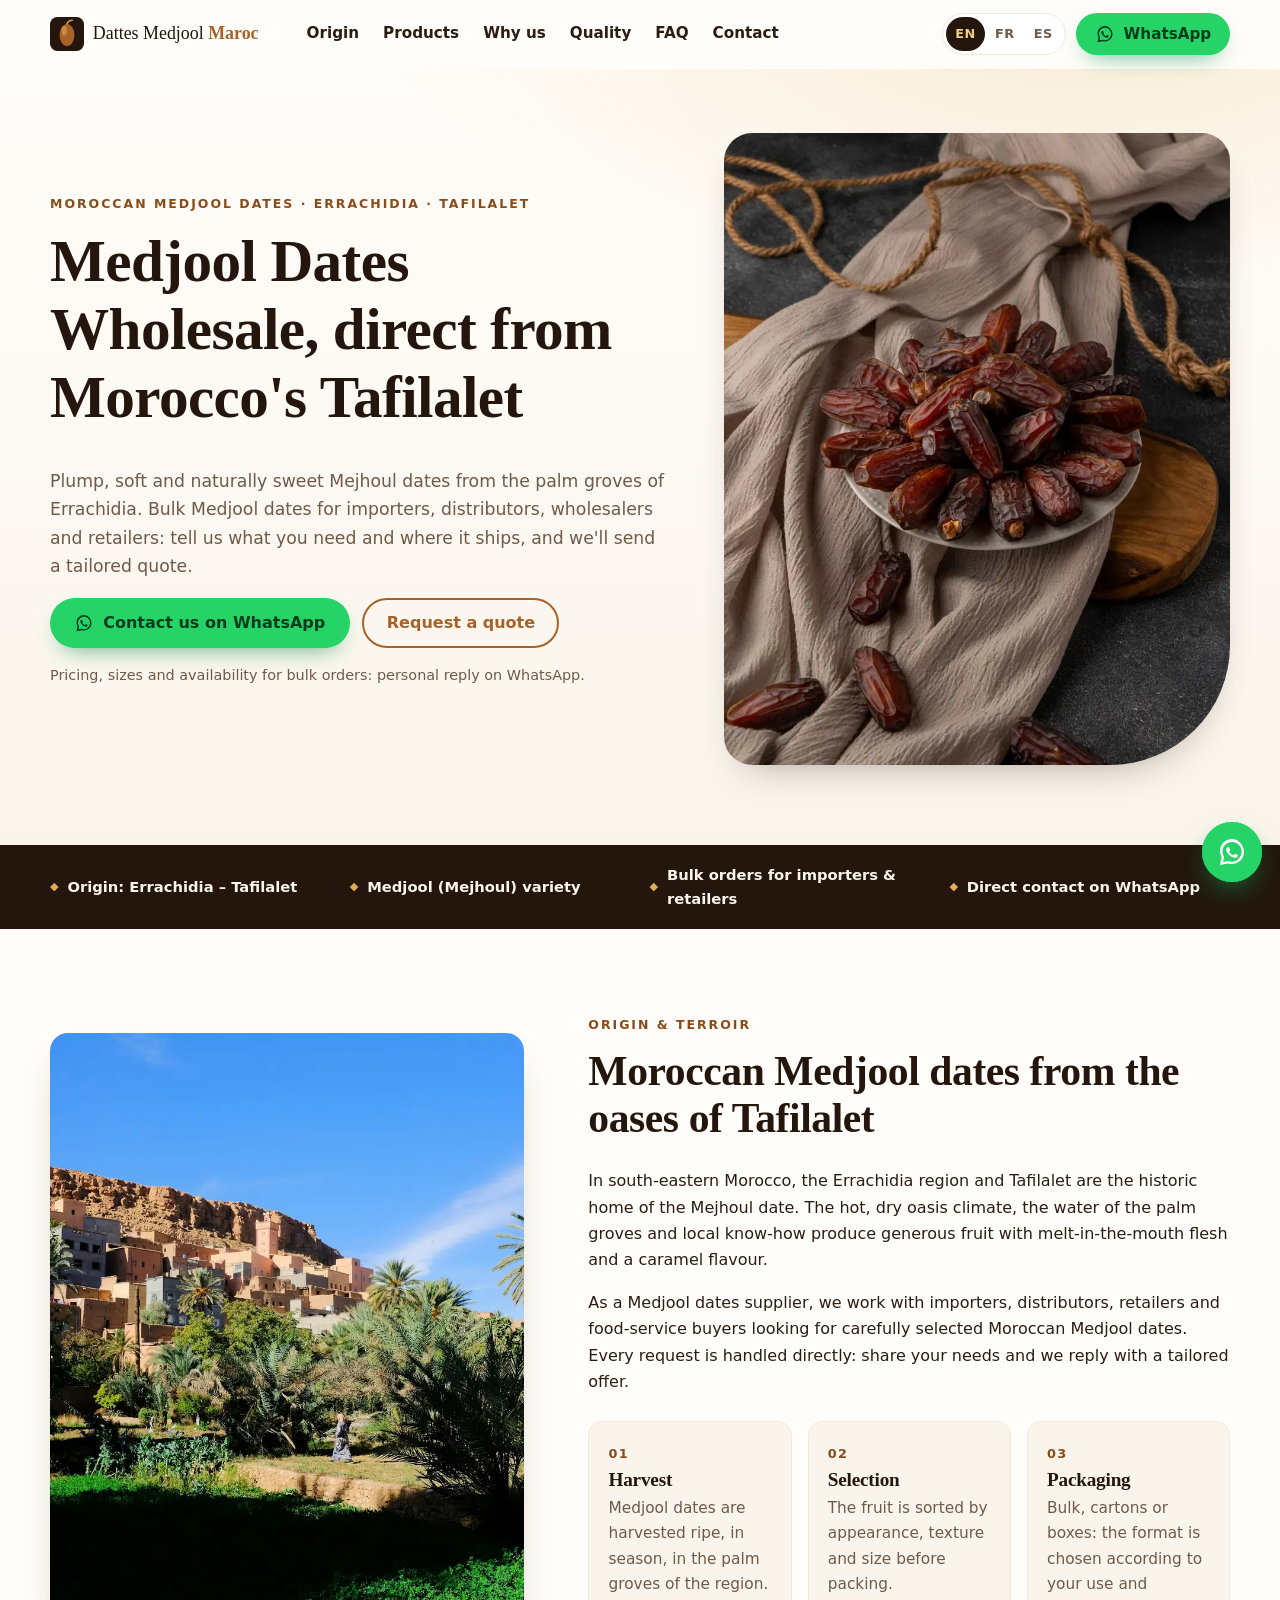
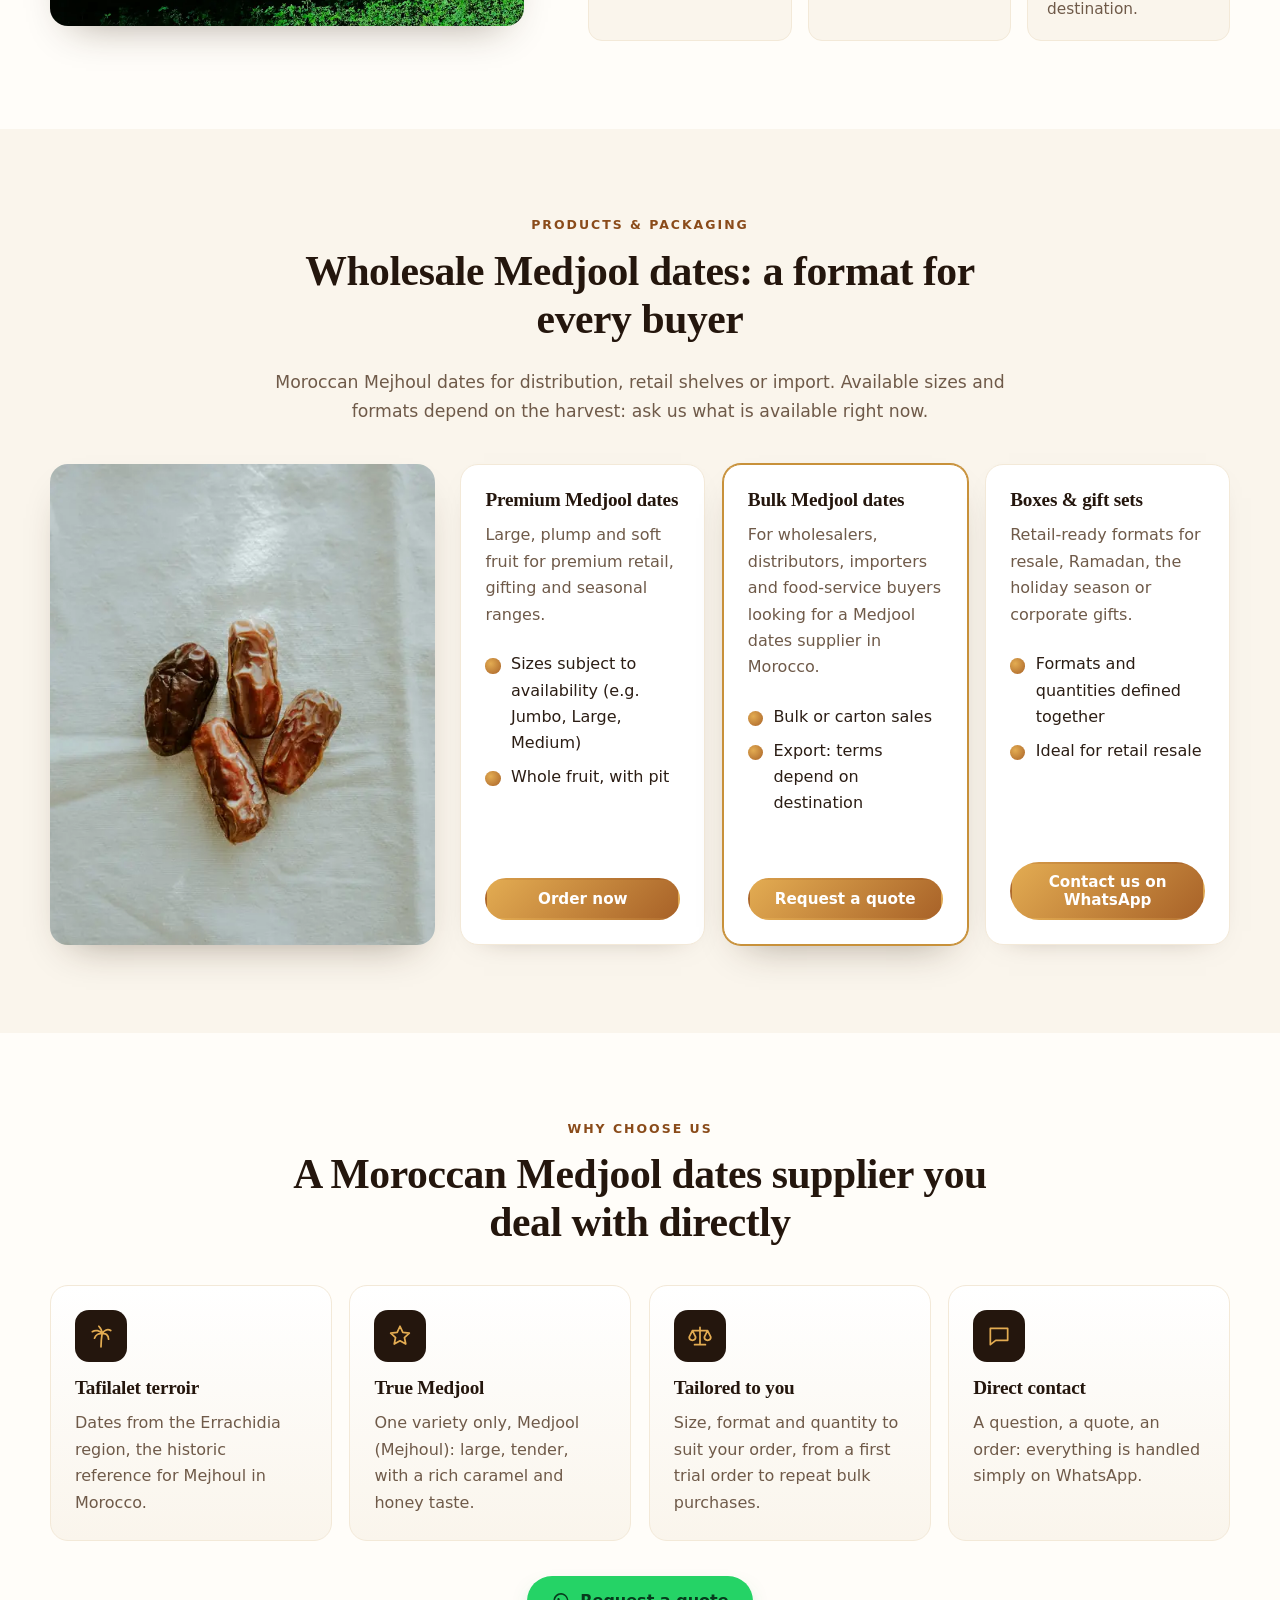
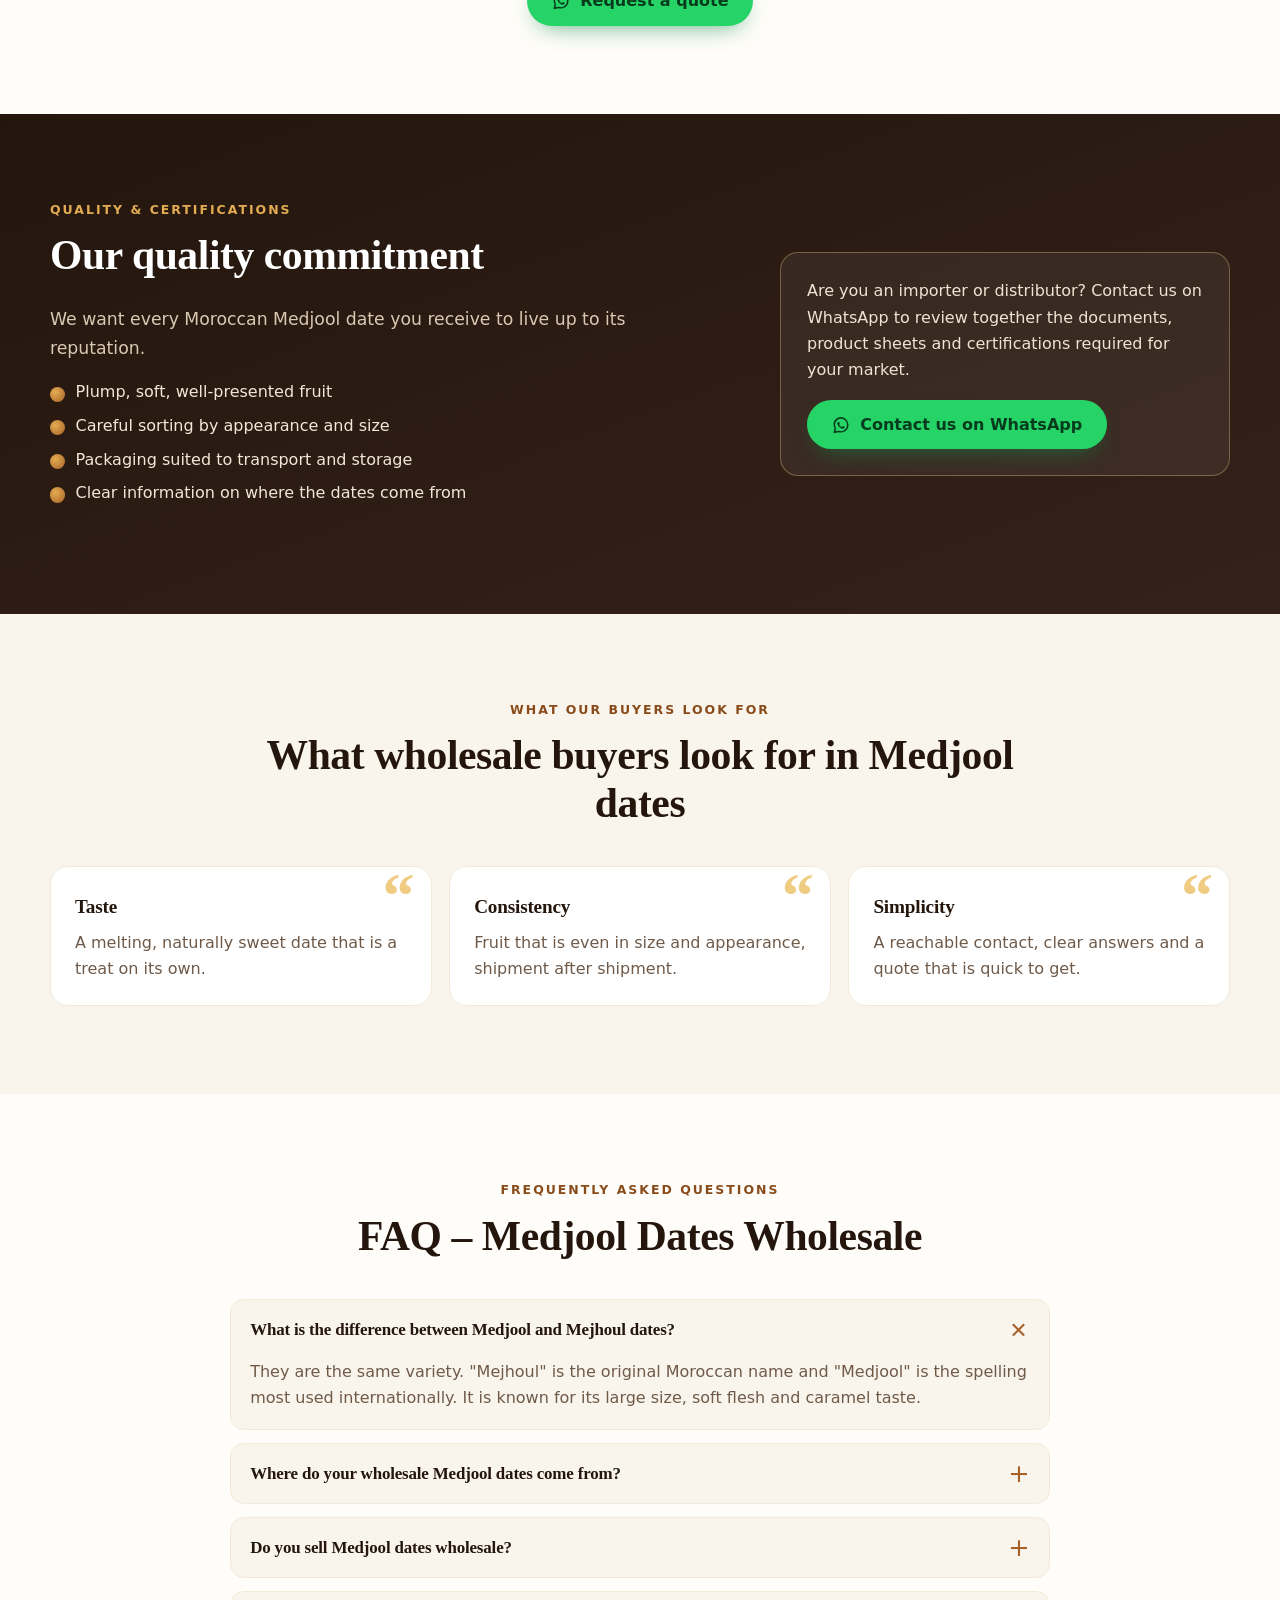
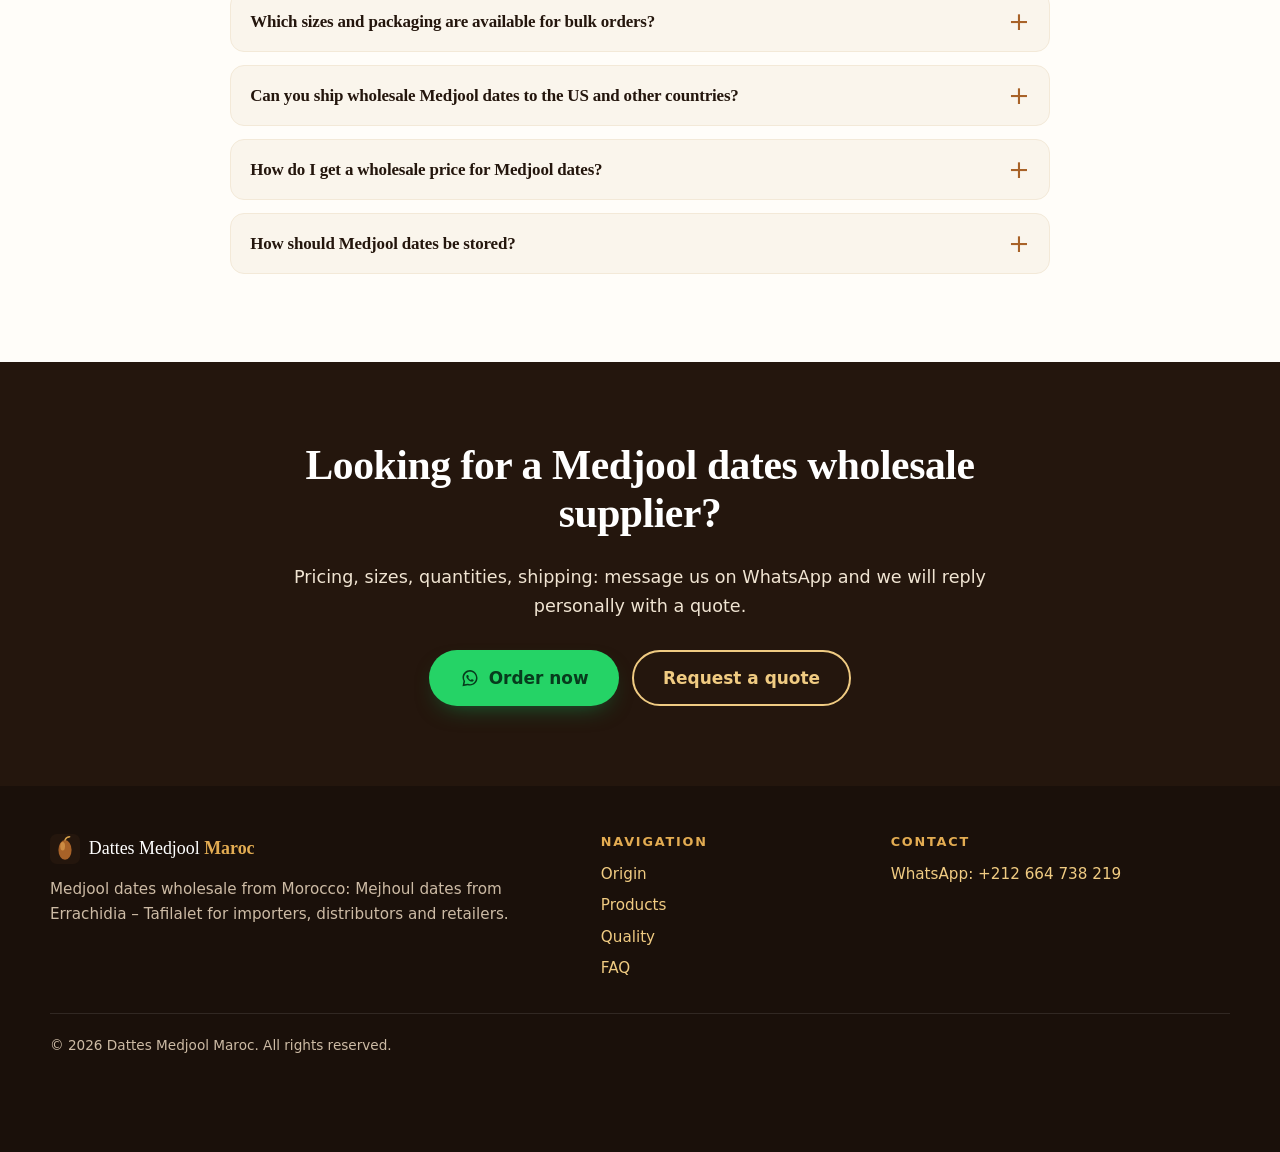
<file: index.html>
<!DOCTYPE html>
<html lang="en">
<head>
  <!-- ============================================================
       GOOGLE TAG MANAGER (HEAD) — à ajouter plus tard
       Collez ici le 1er extrait GTM (<script>…GTM-XXXXXXX…</script>),
       le plus haut possible dans <head>. Aucun suivi n'est installé pour l'instant.
       ============================================================ -->

  <meta charset="utf-8">
  <meta name="viewport" content="width=device-width, initial-scale=1">
  <title>Medjool Dates Wholesale | Bulk Moroccan Medjool Dates Supplier</title>
  <meta name="description" content="Medjool dates wholesale from Morocco (Errachidia – Tafilalet). Bulk Medjool dates for importers, distributors and retailers. Request a quote on WhatsApp.">
  <meta name="robots" content="index, follow, max-image-preview:large">
  <meta name="theme-color" content="#24160d">
  <!-- Domain is set in tools/build.py (SITE). EN = /, FR = /fr/, ES = /es/ -->
  <link rel="canonical" href="https://medjooldateswholesale.vercel.app/">
  <link rel="alternate" hreflang="en" href="https://medjooldateswholesale.vercel.app/">
  <link rel="alternate" hreflang="fr" href="https://medjooldateswholesale.vercel.app/fr/">
  <link rel="alternate" hreflang="es" href="https://medjooldateswholesale.vercel.app/es/">
  <link rel="alternate" hreflang="x-default" href="https://medjooldateswholesale.vercel.app/">

  <meta property="og:type" content="website">
  <meta property="og:site_name" content="Dattes Medjool Maroc">
  <meta property="og:url" content="https://medjooldateswholesale.vercel.app/">
  <meta property="og:title" content="Medjool Dates Wholesale – Moroccan Medjool Dates Supplier">
  <meta property="og:description" content="Wholesale Medjool dates from Errachidia – Tafilalet, Morocco, for importers, distributors and retailers. Request a quote on WhatsApp.">
  <meta property="og:locale" content="en_US">
  <meta property="og:locale:alternate" content="fr_FR">
  <meta property="og:locale:alternate" content="es_ES">
  <meta property="og:image" content="https://medjooldateswholesale.vercel.app/images/og-image.jpg">
  <meta property="og:image:width" content="1200">
  <meta property="og:image:height" content="630">
  <meta property="og:image:alt" content="Wholesale Moroccan Medjool dates on a plate over a linen cloth">
  <meta name="twitter:card" content="summary_large_image">
  <meta name="twitter:title" content="Medjool Dates Wholesale – Moroccan Medjool Dates Supplier">
  <meta name="twitter:description" content="Wholesale Medjool dates from Errachidia – Tafilalet, Morocco, for importers, distributors and retailers. Request a quote on WhatsApp.">
  <meta name="twitter:image" content="https://medjooldateswholesale.vercel.app/images/og-image.jpg">

  <link rel="icon" href="/favicon.svg" type="image/svg+xml">
  <link rel="apple-touch-icon" href="/images/apple-touch-icon.png">
  <link rel="preload" as="image" href="/images/dattes-medjool-maroc-800.webp" imagesrcset="/images/dattes-medjool-maroc-480.webp 480w, /images/dattes-medjool-maroc-800.webp 800w" imagesizes="(min-width: 900px) 42vw, 100vw" fetchpriority="high">
  <link rel="stylesheet" href="/css/style.css">

  <script type="application/ld+json" id="ld-org">
{
  "@context": "https://schema.org",
  "@graph": [
    {
      "@type": "Organization",
      "@id": "https://medjooldateswholesale.vercel.app/#organization",
      "name": "Dattes Medjool Maroc",
      "url": "https://medjooldateswholesale.vercel.app/",
      "logo": "https://medjooldateswholesale.vercel.app/images/apple-touch-icon.png",
      "image": "https://medjooldateswholesale.vercel.app/images/og-image.jpg",
      "telephone": "+212664738219",
      "contactPoint": {
        "@type": "ContactPoint",
        "telephone": "+212664738219",
        "contactType": "sales",
        "url": "https://wa.me/212664738219",
        "availableLanguage": [
          "English",
          "French",
          "Spanish"
        ]
      }
    },
    {
      "@type": "WebSite",
      "@id": "https://medjooldateswholesale.vercel.app/#website",
      "url": "https://medjooldateswholesale.vercel.app/",
      "name": "Dattes Medjool Maroc",
      "inLanguage": [
        "en",
        "fr",
        "es"
      ],
      "publisher": {
        "@id": "https://medjooldateswholesale.vercel.app/#organization"
      }
    }
  ]
}
  </script>
  <script type="application/ld+json" id="ld-faq">
{
  "@context": "https://schema.org",
  "@type": "FAQPage",
  "inLanguage": "en",
  "mainEntity": [
    {
      "@type": "Question",
      "name": "What is the difference between Medjool and Mejhoul dates?",
      "acceptedAnswer": {
        "@type": "Answer",
        "text": "They are the same variety. \"Mejhoul\" is the original Moroccan name and \"Medjool\" is the spelling most used internationally. It is known for its large size, soft flesh and caramel taste."
      }
    },
    {
      "@type": "Question",
      "name": "Where do your wholesale Medjool dates come from?",
      "acceptedAnswer": {
        "@type": "Answer",
        "text": "Our dates come from Morocco, from the Errachidia – Tafilalet region in the south-east of the country, the historic home of the Mejhoul date."
      }
    },
    {
      "@type": "Question",
      "name": "Do you sell Medjool dates wholesale?",
      "acceptedAnswer": {
        "@type": "Answer",
        "text": "Yes. We supply bulk Medjool dates to importers, distributors, wholesalers, retailers and food-service buyers, and we also handle smaller orders. Tell us the quantity and destination on WhatsApp to receive a quote."
      }
    },
    {
      "@type": "Question",
      "name": "Which sizes and packaging are available for bulk orders?",
      "acceptedAnswer": {
        "@type": "Answer",
        "text": "Sizes and formats (bulk, cartons, boxes, gift sets) depend on the harvest and on your needs. Message us on WhatsApp for current availability of wholesale Medjool dates."
      }
    },
    {
      "@type": "Question",
      "name": "Can you ship wholesale Medjool dates to the US and other countries?",
      "acceptedAnswer": {
        "@type": "Answer",
        "text": "Export requests, including to the United States, are reviewed case by case. Terms (documents, shipping, lead times) depend on the destination country: contact us on WhatsApp to discuss."
      }
    },
    {
      "@type": "Question",
      "name": "How do I get a wholesale price for Medjool dates?",
      "acceptedAnswer": {
        "@type": "Answer",
        "text": "Send us a WhatsApp message with the product, size, quantity and delivery city or country. We will reply with a personalised wholesale quote."
      }
    },
    {
      "@type": "Question",
      "name": "How should Medjool dates be stored?",
      "acceptedAnswer": {
        "@type": "Answer",
        "text": "Keep them in a cool, dry place away from light, in a closed container. In the fridge they stay soft for longer."
      }
    }
  ]
}
  </script>
</head>
<body>
  <!-- ============================================================
       GOOGLE TAG MANAGER (BODY / noscript) — à ajouter plus tard
       Collez ici le 2e extrait GTM (<noscript><iframe …GTM-XXXXXXX…></iframe></noscript>),
       juste après l'ouverture de <body>.
       Les liens WhatsApp portent data-cta="whatsapp" et data-cta-location="…"
       pour créer facilement des déclencheurs GTM (clic WhatsApp).
       ============================================================ -->

  <a class="skip" href="#main">Skip to content</a>

  <header class="header" id="top">
    <div class="container header__inner">
      <a class="brand" href="#top" aria-label="Dattes Medjool Maroc – home">
        <img src="/favicon.svg" alt="" width="34" height="34">
        <span>Dattes Medjool <strong>Maroc</strong></span>
      </a>
      <nav class="nav" id="nav" aria-label="Main navigation">
        <a href="#origine">Origin</a>
        <a href="#produits">Products</a>
        <a href="#pourquoi">Why us</a>
        <a href="#qualite">Quality</a>
        <a href="#faq">FAQ</a>
        <a href="#contact">Contact</a>
      </nav>
      <div class="header__actions">
        <nav class="lang" aria-label="Choose language">
          <a href="/" hreflang="en" lang="en" aria-current="page">EN</a>
          <a href="/fr/" hreflang="fr" lang="fr">FR</a>
          <a href="/es/" hreflang="es" lang="es">ES</a>
        </nav>
        <a class="btn btn--wa btn--sm header__wa" href="https://wa.me/212664738219?text=Hello%2C%20I%27m%20interested%20in%20buying%20Medjool%20dates%20wholesale.%20Could%20you%20send%20me%20your%20prices%20and%20availability%3F" target="_blank" rel="noopener" data-cta="whatsapp" data-cta-location="header"><svg class="i-wa" viewBox="0 0 32 32" width="20" height="20" aria-hidden="true" focusable="false"><path fill="currentColor" d="M16.04 3C9.4 3 4 8.33 4 14.9c0 2.1.56 4.15 1.62 5.95L4 29l8.4-1.6a12.2 12.2 0 0 0 3.64.55C22.66 27.95 28 22.62 28 16.05 28 9.48 22.66 3 16.04 3zm0 22.8c-1.13 0-2.24-.18-3.3-.53l-.6-.2-4.98.95.97-4.83-.22-.6a9.6 9.6 0 0 1-1.44-5.1c0-5.3 4.3-9.6 9.57-9.6s9.57 4.3 9.57 9.6-4.3 10.31-9.57 10.31zm5.27-7.07c-.29-.14-1.7-.83-1.96-.92-.27-.1-.46-.14-.65.14-.2.29-.75.92-.92 1.1-.17.2-.34.22-.63.08-.29-.15-1.22-.45-2.32-1.43-.86-.76-1.44-1.7-1.6-1.99-.17-.29-.02-.44.12-.58.13-.13.29-.34.43-.5.15-.18.2-.3.29-.49.1-.19.05-.36-.02-.5-.07-.15-.65-1.56-.89-2.13-.23-.56-.47-.48-.65-.49h-.55c-.19 0-.5.07-.77.36-.26.29-1 .98-1 2.4 0 1.4 1.03 2.77 1.17 2.96.15.19 2.03 3.1 4.92 4.34.69.3 1.22.47 1.64.6.69.22 1.32.19 1.81.12.55-.08 1.7-.69 1.94-1.36.24-.67.24-1.25.17-1.37-.07-.12-.26-.19-.55-.33z"/></svg><span>WhatsApp</span></a>
        <button class="burger" type="button" aria-controls="nav" aria-expanded="false" aria-label="Open menu"><span></span><span></span><span></span></button>
      </div>
    </div>
  </header>

  <main id="main">
    <!-- HERO -->
    <section class="hero" aria-labelledby="hero-title">
      <div class="container hero__grid">
        <div class="hero__text">
          <p class="eyebrow">Moroccan Medjool dates · Errachidia · Tafilalet</p>
          <h1 id="hero-title">Medjool Dates Wholesale, direct from Morocco&#x27;s Tafilalet</h1>
          <p class="lead">Plump, soft and naturally sweet Mejhoul dates from the palm groves of Errachidia. Bulk Medjool dates for importers, distributors, wholesalers and retailers: tell us what you need and where it ships, and we&#x27;ll send a tailored quote.</p>
          <div class="cta-row">
            <a class="btn btn--wa" href="https://wa.me/212664738219?text=Hello%2C%20I%27m%20interested%20in%20buying%20Medjool%20dates%20wholesale.%20Could%20you%20send%20me%20your%20prices%20and%20availability%3F" target="_blank" rel="noopener" data-cta="whatsapp" data-cta-location="hero"><svg class="i-wa" viewBox="0 0 32 32" width="20" height="20" aria-hidden="true" focusable="false"><path fill="currentColor" d="M16.04 3C9.4 3 4 8.33 4 14.9c0 2.1.56 4.15 1.62 5.95L4 29l8.4-1.6a12.2 12.2 0 0 0 3.64.55C22.66 27.95 28 22.62 28 16.05 28 9.48 22.66 3 16.04 3zm0 22.8c-1.13 0-2.24-.18-3.3-.53l-.6-.2-4.98.95.97-4.83-.22-.6a9.6 9.6 0 0 1-1.44-5.1c0-5.3 4.3-9.6 9.57-9.6s9.57 4.3 9.57 9.6-4.3 10.31-9.57 10.31zm5.27-7.07c-.29-.14-1.7-.83-1.96-.92-.27-.1-.46-.14-.65.14-.2.29-.75.92-.92 1.1-.17.2-.34.22-.63.08-.29-.15-1.22-.45-2.32-1.43-.86-.76-1.44-1.7-1.6-1.99-.17-.29-.02-.44.12-.58.13-.13.29-.34.43-.5.15-.18.2-.3.29-.49.1-.19.05-.36-.02-.5-.07-.15-.65-1.56-.89-2.13-.23-.56-.47-.48-.65-.49h-.55c-.19 0-.5.07-.77.36-.26.29-1 .98-1 2.4 0 1.4 1.03 2.77 1.17 2.96.15.19 2.03 3.1 4.92 4.34.69.3 1.22.47 1.64.6.69.22 1.32.19 1.81.12.55-.08 1.7-.69 1.94-1.36.24-.67.24-1.25.17-1.37-.07-.12-.26-.19-.55-.33z"/></svg><span>Contact us on WhatsApp</span></a>
            <a class="btn btn--ghost" href="https://wa.me/212664738219?text=Hello%2C%20I%27m%20interested%20in%20buying%20Medjool%20dates%20wholesale.%20Could%20you%20send%20me%20your%20prices%20and%20availability%3F" target="_blank" rel="noopener" data-cta="whatsapp" data-cta-location="hero-quote"><span>Request a quote</span></a>
          </div>
          <p class="hero__note">Pricing, sizes and availability for bulk orders: personal reply on WhatsApp.</p>
        </div>
        <figure class="hero__media">
          <img src="/images/dattes-medjool-maroc-800.webp" srcset="/images/dattes-medjool-maroc-480.webp 480w, /images/dattes-medjool-maroc-800.webp 800w" sizes="(min-width: 900px) 42vw, 100vw" width="800" height="1000" alt="Wholesale Moroccan Medjool dates on a plate over a linen cloth" fetchpriority="high" decoding="async">
        </figure>
      </div>
    </section>

    <!-- TRUST BAR -->
    <section class="trust" aria-label="Key facts">
      <ul class="container trust__list">
        <li><span class="ico" aria-hidden="true">◆</span><span>Origin: Errachidia – Tafilalet</span></li>
        <li><span class="ico" aria-hidden="true">◆</span><span>Medjool (Mejhoul) variety</span></li>
        <li><span class="ico" aria-hidden="true">◆</span><span>Bulk orders for importers &amp; retailers</span></li>
        <li><span class="ico" aria-hidden="true">◆</span><span>Direct contact on WhatsApp</span></li>
      </ul>
    </section>

    <!-- ORIGINE -->
    <section class="section" id="origine" aria-labelledby="about-title">
      <div class="container split">
        <figure class="split__media">
          <img src="/images/palmeraie-tafilalet-800.webp" srcset="/images/palmeraie-tafilalet-480.webp 480w, /images/palmeraie-tafilalet-800.webp 800w" sizes="(min-width: 900px) 40vw, 100vw" width="800" height="1000" alt="Date palm grove in an oasis in south-eastern Morocco, where our Medjool dates come from" loading="lazy" decoding="async">
        </figure>
        <div>
          <p class="kicker">Origin &amp; terroir</p>
          <h2 id="about-title">Moroccan Medjool dates from the oases of Tafilalet</h2>
          <p>In south-eastern Morocco, the Errachidia region and Tafilalet are the historic home of the Mejhoul date. The hot, dry oasis climate, the water of the palm groves and local know-how produce generous fruit with melt-in-the-mouth flesh and a caramel flavour.</p>
          <p>As a Medjool dates supplier, we work with importers, distributors, retailers and food-service buyers looking for carefully selected Moroccan Medjool dates. Every request is handled directly: share your needs and we reply with a tailored offer.</p>
          <div class="steps">
            <div class="step"><span class="step__n">01</span><h3>Harvest</h3><p>Medjool dates are harvested ripe, in season, in the palm groves of the region.</p></div>
            <div class="step"><span class="step__n">02</span><h3>Selection</h3><p>The fruit is sorted by appearance, texture and size before packing.</p></div>
            <div class="step"><span class="step__n">03</span><h3>Packaging</h3><p>Bulk, cartons or boxes: the format is chosen according to your use and destination.</p></div>
          </div>
        </div>
      </div>
    </section>

    <!-- PRODUITS -->
    <section class="section section--cream" id="produits" aria-labelledby="products-title">
      <div class="container">
        <div class="section__head">
          <p class="kicker">Products &amp; packaging</p>
          <h2 id="products-title">Wholesale Medjool dates: a format for every buyer</h2>
          <p class="lead">Moroccan Mejhoul dates for distribution, retail shelves or import. Available sizes and formats depend on the harvest: ask us what is available right now.</p>
        </div>
        <div class="products">
          <figure class="products__media">
            <img src="/images/dattes-mejhoul-800.webp" srcset="/images/dattes-mejhoul-480.webp 480w, /images/dattes-mejhoul-800.webp 800w" sizes="(min-width: 900px) 30vw, 100vw" width="800" height="1000" alt="Four Moroccan Medjool dates on a white cloth" loading="lazy" decoding="async">
          </figure>
          <div class="cards">
            <article class="card">
              <h3>Premium Medjool dates</h3>
              <p>Large, plump and soft fruit for premium retail, gifting and seasonal ranges.</p>
              <ul class="checks"><li>Sizes subject to availability (e.g. Jumbo, Large, Medium)</li><li>Whole fruit, with pit</li></ul>
              <a class="btn btn--gold btn--sm" href="https://wa.me/212664738219?text=Hello%2C%20I%27m%20interested%20in%20buying%20Medjool%20dates%20wholesale.%20Could%20you%20send%20me%20your%20prices%20and%20availability%3F" target="_blank" rel="noopener" data-cta="whatsapp" data-cta-location="product-premium"><span>Order now</span></a>
            </article>
            <article class="card card--featured">
              <h3>Bulk Medjool dates</h3>
              <p>For wholesalers, distributors, importers and food-service buyers looking for a Medjool dates supplier in Morocco.</p>
              <ul class="checks"><li>Bulk or carton sales</li><li>Export: terms depend on destination</li></ul>
              <a class="btn btn--gold btn--sm" href="https://wa.me/212664738219?text=Hello%2C%20I%27m%20interested%20in%20buying%20Medjool%20dates%20wholesale.%20Could%20you%20send%20me%20your%20prices%20and%20availability%3F" target="_blank" rel="noopener" data-cta="whatsapp" data-cta-location="product-wholesale"><span>Request a quote</span></a>
            </article>
            <article class="card">
              <h3>Boxes &amp; gift sets</h3>
              <p>Retail-ready formats for resale, Ramadan, the holiday season or corporate gifts.</p>
              <ul class="checks"><li>Formats and quantities defined together</li><li>Ideal for retail resale</li></ul>
              <a class="btn btn--gold btn--sm" href="https://wa.me/212664738219?text=Hello%2C%20I%27m%20interested%20in%20buying%20Medjool%20dates%20wholesale.%20Could%20you%20send%20me%20your%20prices%20and%20availability%3F" target="_blank" rel="noopener" data-cta="whatsapp" data-cta-location="product-boxes"><span>Contact us on WhatsApp</span></a>
            </article>
          </div>
        </div>
      </div>
    </section>

    <!-- POURQUOI NOUS -->
    <section class="section" id="pourquoi" aria-labelledby="why-title">
      <div class="container">
        <div class="section__head">
          <p class="kicker">Why choose us</p>
          <h2 id="why-title">A Moroccan Medjool dates supplier you deal with directly</h2>
        </div>
        <div class="features">
          <div class="feature"><span class="feature__ico" aria-hidden="true"><svg viewBox="0 0 24 24" width="26" height="26" aria-hidden="true"><path fill="none" stroke="currentColor" stroke-width="1.6" stroke-linecap="round" d="M12 22c0-5 .5-9 1-12M13 10c-2-3-6-4-9-2M13 10c1-3 5-5 8-3M13 10c-3-1-6 1-7 4M13 10c3-1 6 1 6 5M13 10c0-3-1-5-3-7"/></svg></span><h3>Tafilalet terroir</h3><p>Dates from the Errachidia region, the historic reference for Mejhoul in Morocco.</p></div>
          <div class="feature"><span class="feature__ico" aria-hidden="true"><svg viewBox="0 0 24 24" width="26" height="26" aria-hidden="true"><path fill="none" stroke="currentColor" stroke-width="1.6" stroke-linejoin="round" d="M12 3l2.6 5.6 6 .7-4.5 4.1 1.2 6L12 16.4 6.7 19.4l1.2-6L3.4 9.3l6-.7z"/></svg></span><h3>True Medjool</h3><p>One variety only, Medjool (Mejhoul): large, tender, with a rich caramel and honey taste.</p></div>
          <div class="feature"><span class="feature__ico" aria-hidden="true"><svg viewBox="0 0 24 24" width="26" height="26" aria-hidden="true"><path fill="none" stroke="currentColor" stroke-width="1.6" stroke-linecap="round" stroke-linejoin="round" d="M12 4v16M7 20h10M5 7h14M5 7l-3 6a3 3 0 0 0 6 0zM19 7l-3 6a3 3 0 0 0 6 0z"/></svg></span><h3>Tailored to you</h3><p>Size, format and quantity to suit your order, from a first trial order to repeat bulk purchases.</p></div>
          <div class="feature"><span class="feature__ico" aria-hidden="true"><svg viewBox="0 0 24 24" width="26" height="26" aria-hidden="true"><path fill="none" stroke="currentColor" stroke-width="1.6" stroke-linejoin="round" d="M4 5h16v11H9l-5 4z"/></svg></span><h3>Direct contact</h3><p>A question, a quote, an order: everything is handled simply on WhatsApp.</p></div>
        </div>
        <div class="center"><a class="btn btn--wa" href="https://wa.me/212664738219?text=Hello%2C%20I%27m%20interested%20in%20buying%20Medjool%20dates%20wholesale.%20Could%20you%20send%20me%20your%20prices%20and%20availability%3F" target="_blank" rel="noopener" data-cta="whatsapp" data-cta-location="why"><svg class="i-wa" viewBox="0 0 32 32" width="20" height="20" aria-hidden="true" focusable="false"><path fill="currentColor" d="M16.04 3C9.4 3 4 8.33 4 14.9c0 2.1.56 4.15 1.62 5.95L4 29l8.4-1.6a12.2 12.2 0 0 0 3.64.55C22.66 27.95 28 22.62 28 16.05 28 9.48 22.66 3 16.04 3zm0 22.8c-1.13 0-2.24-.18-3.3-.53l-.6-.2-4.98.95.97-4.83-.22-.6a9.6 9.6 0 0 1-1.44-5.1c0-5.3 4.3-9.6 9.57-9.6s9.57 4.3 9.57 9.6-4.3 10.31-9.57 10.31zm5.27-7.07c-.29-.14-1.7-.83-1.96-.92-.27-.1-.46-.14-.65.14-.2.29-.75.92-.92 1.1-.17.2-.34.22-.63.08-.29-.15-1.22-.45-2.32-1.43-.86-.76-1.44-1.7-1.6-1.99-.17-.29-.02-.44.12-.58.13-.13.29-.34.43-.5.15-.18.2-.3.29-.49.1-.19.05-.36-.02-.5-.07-.15-.65-1.56-.89-2.13-.23-.56-.47-.48-.65-.49h-.55c-.19 0-.5.07-.77.36-.26.29-1 .98-1 2.4 0 1.4 1.03 2.77 1.17 2.96.15.19 2.03 3.1 4.92 4.34.69.3 1.22.47 1.64.6.69.22 1.32.19 1.81.12.55-.08 1.7-.69 1.94-1.36.24-.67.24-1.25.17-1.37-.07-.12-.26-.19-.55-.33z"/></svg><span>Request a quote</span></a></div>
      </div>
    </section>

    <!-- QUALITÉ & CERTIFICATIONS -->
    <section class="section section--dark" id="qualite" aria-labelledby="quality-title">
      <div class="container quality">
        <div>
          <p class="kicker">Quality &amp; certifications</p>
          <h2 id="quality-title">Our quality commitment</h2>
          <p class="lead">We want every Moroccan Medjool date you receive to live up to its reputation.</p>
          <ul class="checks checks--light">
            <li>Plump, soft, well-presented fruit</li>
            <li>Careful sorting by appearance and size</li>
            <li>Packaging suited to transport and storage</li>
            <li>Clear information on where the dates come from</li>
          </ul>
        </div>
        <div class="quality__box">
          <!-- TODO (Jose) : ajoutez ici vos VRAIES certifications (ex. ONSSA, ISO, bio…) uniquement
               si vous les détenez, avec leurs logos/numéros. Rien n'est affiché pour l'instant. -->
          <p>Are you an importer or distributor? Contact us on WhatsApp to review together the documents, product sheets and certifications required for your market.</p>
          <a class="btn btn--wa" href="https://wa.me/212664738219?text=Hello%2C%20I%27m%20interested%20in%20buying%20Medjool%20dates%20wholesale.%20Could%20you%20send%20me%20your%20prices%20and%20availability%3F" target="_blank" rel="noopener" data-cta="whatsapp" data-cta-location="quality"><svg class="i-wa" viewBox="0 0 32 32" width="20" height="20" aria-hidden="true" focusable="false"><path fill="currentColor" d="M16.04 3C9.4 3 4 8.33 4 14.9c0 2.1.56 4.15 1.62 5.95L4 29l8.4-1.6a12.2 12.2 0 0 0 3.64.55C22.66 27.95 28 22.62 28 16.05 28 9.48 22.66 3 16.04 3zm0 22.8c-1.13 0-2.24-.18-3.3-.53l-.6-.2-4.98.95.97-4.83-.22-.6a9.6 9.6 0 0 1-1.44-5.1c0-5.3 4.3-9.6 9.57-9.6s9.57 4.3 9.57 9.6-4.3 10.31-9.57 10.31zm5.27-7.07c-.29-.14-1.7-.83-1.96-.92-.27-.1-.46-.14-.65.14-.2.29-.75.92-.92 1.1-.17.2-.34.22-.63.08-.29-.15-1.22-.45-2.32-1.43-.86-.76-1.44-1.7-1.6-1.99-.17-.29-.02-.44.12-.58.13-.13.29-.34.43-.5.15-.18.2-.3.29-.49.1-.19.05-.36-.02-.5-.07-.15-.65-1.56-.89-2.13-.23-.56-.47-.48-.65-.49h-.55c-.19 0-.5.07-.77.36-.26.29-1 .98-1 2.4 0 1.4 1.03 2.77 1.17 2.96.15.19 2.03 3.1 4.92 4.34.69.3 1.22.47 1.64.6.69.22 1.32.19 1.81.12.55-.08 1.7-.69 1.94-1.36.24-.67.24-1.25.17-1.37-.07-.12-.26-.19-.55-.33z"/></svg><span>Contact us on WhatsApp</span></a>
        </div>
      </div>
    </section>

    <!-- CE QUE NOS CLIENTS RECHERCHENT (à la place de faux témoignages) -->
    <section class="section section--cream" id="avis" aria-labelledby="values-title">
      <div class="container">
        <div class="section__head">
          <p class="kicker">What our buyers look for</p>
          <h2 id="values-title">What wholesale buyers look for in Medjool dates</h2>
        </div>
        <div class="values">
          <div class="value"><span class="value__mark" aria-hidden="true">“</span><h3>Taste</h3><p>A melting, naturally sweet date that is a treat on its own.</p></div>
          <div class="value"><span class="value__mark" aria-hidden="true">“</span><h3>Consistency</h3><p>Fruit that is even in size and appearance, shipment after shipment.</p></div>
          <div class="value"><span class="value__mark" aria-hidden="true">“</span><h3>Simplicity</h3><p>A reachable contact, clear answers and a quote that is quick to get.</p></div>
        </div>
        <!-- TODO (Jose) : TÉMOIGNAGES CLIENTS — à ajouter seulement avec de vrais avis, avec l'accord des clients.
             Modèle (ajoutez les clés dans tools/translations.json pour EN / FR / ES, puis python3 tools/build.py) :
        <div class="testimonials">
          <blockquote class="testimonial">
            <p>« Vrai avis client ici »</p>
            <footer>Prénom, ville / entreprise</footer>
          </blockquote>
        </div>
        -->
      </div>
    </section>

    <!-- FAQ -->
    <section class="section" id="faq" aria-labelledby="faq-title">
      <div class="container container--narrow">
        <div class="section__head">
          <p class="kicker">Frequently asked questions</p>
          <h2 id="faq-title">FAQ – Medjool Dates Wholesale</h2>
        </div>
        <div class="faq">
          <details class="faq__item" open>
            <summary><h3>What is the difference between Medjool and Mejhoul dates?</h3></summary>
            <p>They are the same variety. "Mejhoul" is the original Moroccan name and "Medjool" is the spelling most used internationally. It is known for its large size, soft flesh and caramel taste.</p>
          </details>
          <details class="faq__item">
            <summary><h3>Where do your wholesale Medjool dates come from?</h3></summary>
            <p>Our dates come from Morocco, from the Errachidia – Tafilalet region in the south-east of the country, the historic home of the Mejhoul date.</p>
          </details>
          <details class="faq__item">
            <summary><h3>Do you sell Medjool dates wholesale?</h3></summary>
            <p>Yes. We supply bulk Medjool dates to importers, distributors, wholesalers, retailers and food-service buyers, and we also handle smaller orders. Tell us the quantity and destination on WhatsApp to receive a quote.</p>
          </details>
          <details class="faq__item">
            <summary><h3>Which sizes and packaging are available for bulk orders?</h3></summary>
            <p>Sizes and formats (bulk, cartons, boxes, gift sets) depend on the harvest and on your needs. Message us on WhatsApp for current availability of wholesale Medjool dates.</p>
          </details>
          <details class="faq__item">
            <summary><h3>Can you ship wholesale Medjool dates to the US and other countries?</h3></summary>
            <p>Export requests, including to the United States, are reviewed case by case. Terms (documents, shipping, lead times) depend on the destination country: contact us on WhatsApp to discuss.</p>
          </details>
          <details class="faq__item">
            <summary><h3>How do I get a wholesale price for Medjool dates?</h3></summary>
            <p>Send us a WhatsApp message with the product, size, quantity and delivery city or country. We will reply with a personalised wholesale quote.</p>
          </details>
          <details class="faq__item">
            <summary><h3>How should Medjool dates be stored?</h3></summary>
            <p>Keep them in a cool, dry place away from light, in a closed container. In the fridge they stay soft for longer.</p>
          </details>
        </div>
      </div>
    </section>

    <!-- CTA FINAL -->
    <section class="final" id="contact" aria-labelledby="final-title">
      <picture>
        <source media="(min-width: 800px)" srcset="/images/dattes-medjool-en-gros-1400.webp">
        <img class="final__bg" src="/images/dattes-medjool-en-gros-800.webp" width="800" height="350" alt="" loading="lazy" decoding="async">
      </picture>
      <div class="container final__inner">
        <h2 id="final-title">Looking for a Medjool dates wholesale supplier?</h2>
        <p>Pricing, sizes, quantities, shipping: message us on WhatsApp and we will reply personally with a quote.</p>
        <div class="cta-row cta-row--center">
          <a class="btn btn--wa btn--lg" href="https://wa.me/212664738219?text=Hello%2C%20I%27m%20interested%20in%20buying%20Medjool%20dates%20wholesale.%20Could%20you%20send%20me%20your%20prices%20and%20availability%3F" target="_blank" rel="noopener" data-cta="whatsapp" data-cta-location="final"><svg class="i-wa" viewBox="0 0 32 32" width="20" height="20" aria-hidden="true" focusable="false"><path fill="currentColor" d="M16.04 3C9.4 3 4 8.33 4 14.9c0 2.1.56 4.15 1.62 5.95L4 29l8.4-1.6a12.2 12.2 0 0 0 3.64.55C22.66 27.95 28 22.62 28 16.05 28 9.48 22.66 3 16.04 3zm0 22.8c-1.13 0-2.24-.18-3.3-.53l-.6-.2-4.98.95.97-4.83-.22-.6a9.6 9.6 0 0 1-1.44-5.1c0-5.3 4.3-9.6 9.57-9.6s9.57 4.3 9.57 9.6-4.3 10.31-9.57 10.31zm5.27-7.07c-.29-.14-1.7-.83-1.96-.92-.27-.1-.46-.14-.65.14-.2.29-.75.92-.92 1.1-.17.2-.34.22-.63.08-.29-.15-1.22-.45-2.32-1.43-.86-.76-1.44-1.7-1.6-1.99-.17-.29-.02-.44.12-.58.13-.13.29-.34.43-.5.15-.18.2-.3.29-.49.1-.19.05-.36-.02-.5-.07-.15-.65-1.56-.89-2.13-.23-.56-.47-.48-.65-.49h-.55c-.19 0-.5.07-.77.36-.26.29-1 .98-1 2.4 0 1.4 1.03 2.77 1.17 2.96.15.19 2.03 3.1 4.92 4.34.69.3 1.22.47 1.64.6.69.22 1.32.19 1.81.12.55-.08 1.7-.69 1.94-1.36.24-.67.24-1.25.17-1.37-.07-.12-.26-.19-.55-.33z"/></svg><span>Order now</span></a>
          <a class="btn btn--ghost-light btn--lg" href="https://wa.me/212664738219?text=Hello%2C%20I%27m%20interested%20in%20buying%20Medjool%20dates%20wholesale.%20Could%20you%20send%20me%20your%20prices%20and%20availability%3F" target="_blank" rel="noopener" data-cta="whatsapp" data-cta-location="final-quote"><span>Request a quote</span></a>
        </div>
      </div>
    </section>
  </main>

  <footer class="footer">
    <div class="container footer__grid">
      <div>
        <p class="brand brand--footer"><img src="/favicon.svg" alt="" width="30" height="30" loading="lazy"><span>Dattes Medjool <strong>Maroc</strong></span></p>
        <p>Medjool dates wholesale from Morocco: Mejhoul dates from Errachidia – Tafilalet for importers, distributors and retailers.</p>
      </div>
      <div>
        <h2 class="footer__h">Navigation</h2>
        <ul class="footer__links">
          <li><a href="#origine">Origin</a></li>
          <li><a href="#produits">Products</a></li>
          <li><a href="#qualite">Quality</a></li>
          <li><a href="#faq">FAQ</a></li>
        </ul>
      </div>
      <div>
        <h2 class="footer__h">Contact</h2>
        <p><a href="https://wa.me/212664738219?text=Hello%2C%20I%27m%20interested%20in%20buying%20Medjool%20dates%20wholesale.%20Could%20you%20send%20me%20your%20prices%20and%20availability%3F" target="_blank" rel="noopener" data-cta="whatsapp" data-cta-location="footer">WhatsApp: +212 664 738 219</a></p>
      </div>
    </div>
    <div class="container footer__bottom">
      <p>© <span id="year">2026</span> Dattes Medjool Maroc. <span>All rights reserved.</span></p>
    </div>
  </footer>

  <a class="wa-float" href="https://wa.me/212664738219?text=Hello%2C%20I%27m%20interested%20in%20buying%20Medjool%20dates%20wholesale.%20Could%20you%20send%20me%20your%20prices%20and%20availability%3F" target="_blank" rel="noopener" data-cta="whatsapp" data-cta-location="floating" aria-label="Contact us on WhatsApp"><svg class="i-wa" viewBox="0 0 32 32" width="20" height="20" aria-hidden="true" focusable="false"><path fill="currentColor" d="M16.04 3C9.4 3 4 8.33 4 14.9c0 2.1.56 4.15 1.62 5.95L4 29l8.4-1.6a12.2 12.2 0 0 0 3.64.55C22.66 27.95 28 22.62 28 16.05 28 9.48 22.66 3 16.04 3zm0 22.8c-1.13 0-2.24-.18-3.3-.53l-.6-.2-4.98.95.97-4.83-.22-.6a9.6 9.6 0 0 1-1.44-5.1c0-5.3 4.3-9.6 9.57-9.6s9.57 4.3 9.57 9.6-4.3 10.31-9.57 10.31zm5.27-7.07c-.29-.14-1.7-.83-1.96-.92-.27-.1-.46-.14-.65.14-.2.29-.75.92-.92 1.1-.17.2-.34.22-.63.08-.29-.15-1.22-.45-2.32-1.43-.86-.76-1.44-1.7-1.6-1.99-.17-.29-.02-.44.12-.58.13-.13.29-.34.43-.5.15-.18.2-.3.29-.49.1-.19.05-.36-.02-.5-.07-.15-.65-1.56-.89-2.13-.23-.56-.47-.48-.65-.49h-.55c-.19 0-.5.07-.77.36-.26.29-1 .98-1 2.4 0 1.4 1.03 2.77 1.17 2.96.15.19 2.03 3.1 4.92 4.34.69.3 1.22.47 1.64.6.69.22 1.32.19 1.81.12.55-.08 1.7-.69 1.94-1.36.24-.67.24-1.25.17-1.37-.07-.12-.26-.19-.55-.33z"/></svg></a>

  <script src="/js/main.js"></script>
</body>
</html>
</file>
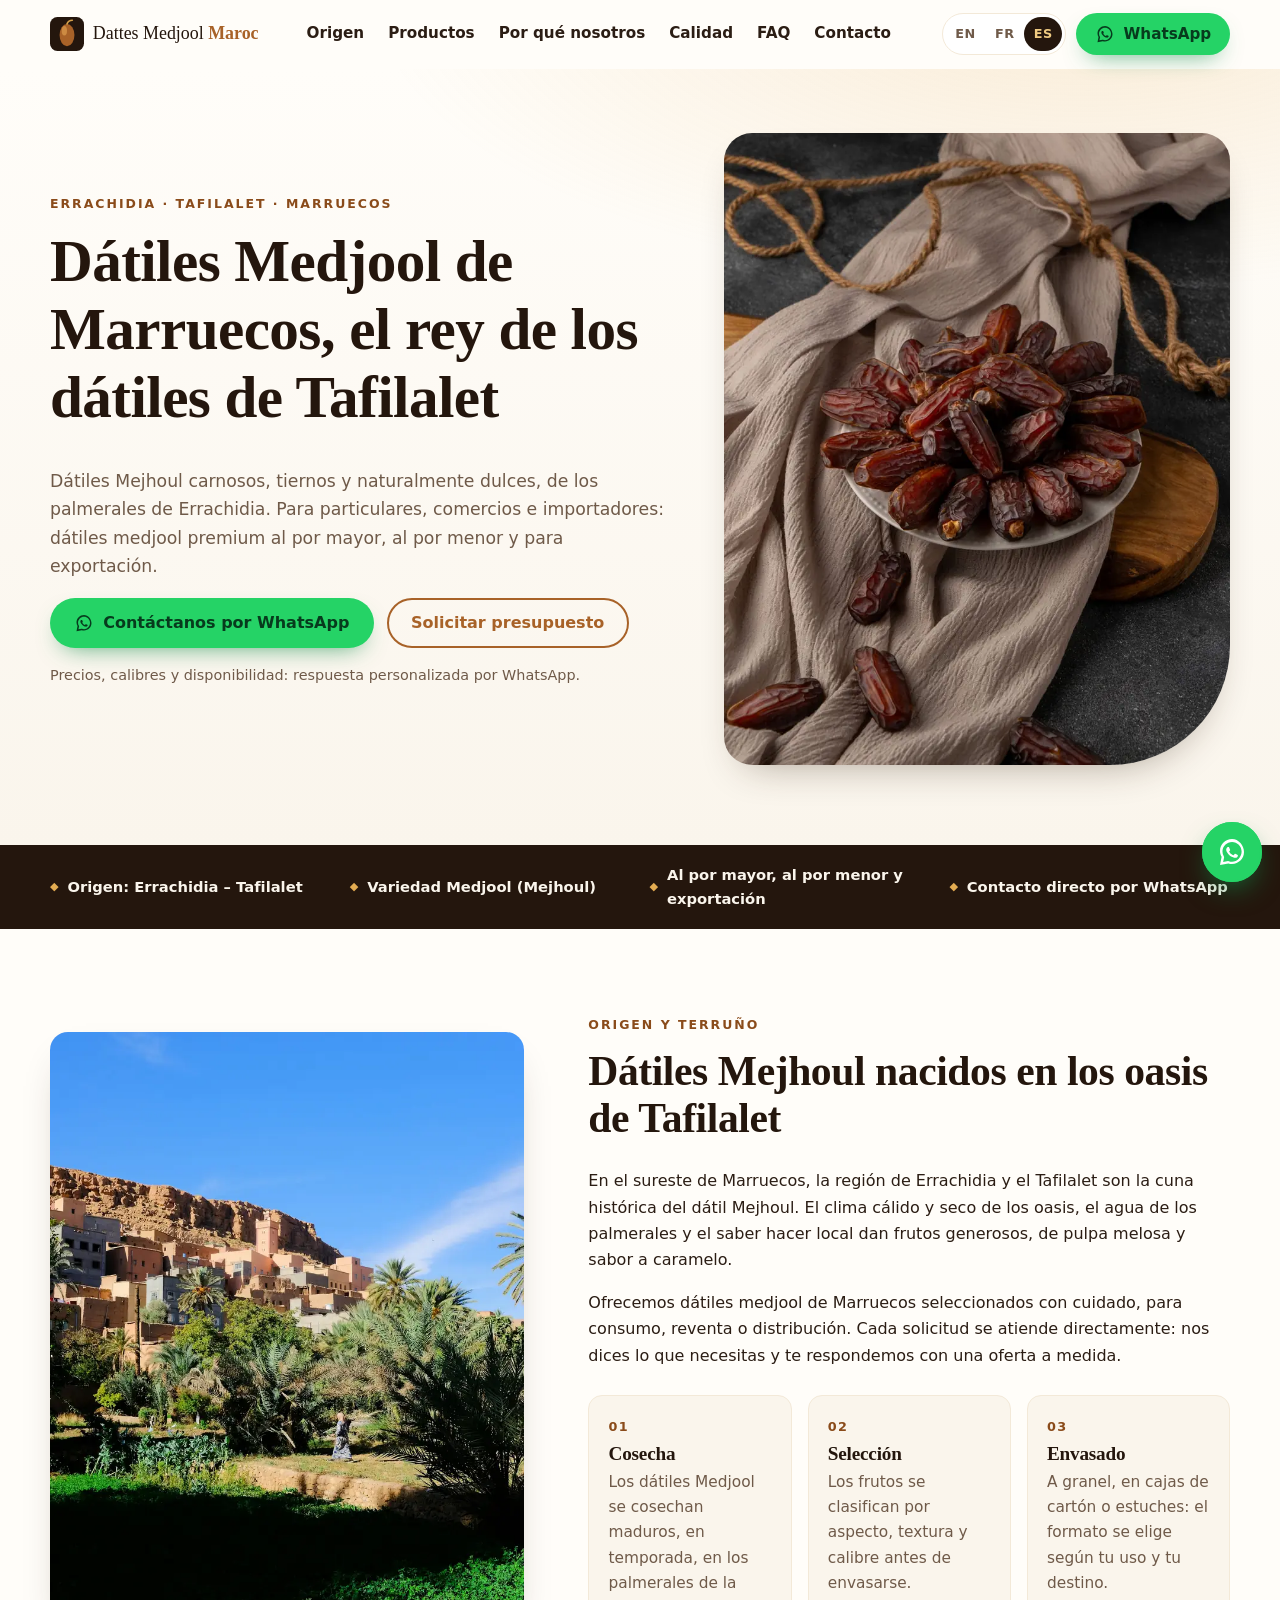
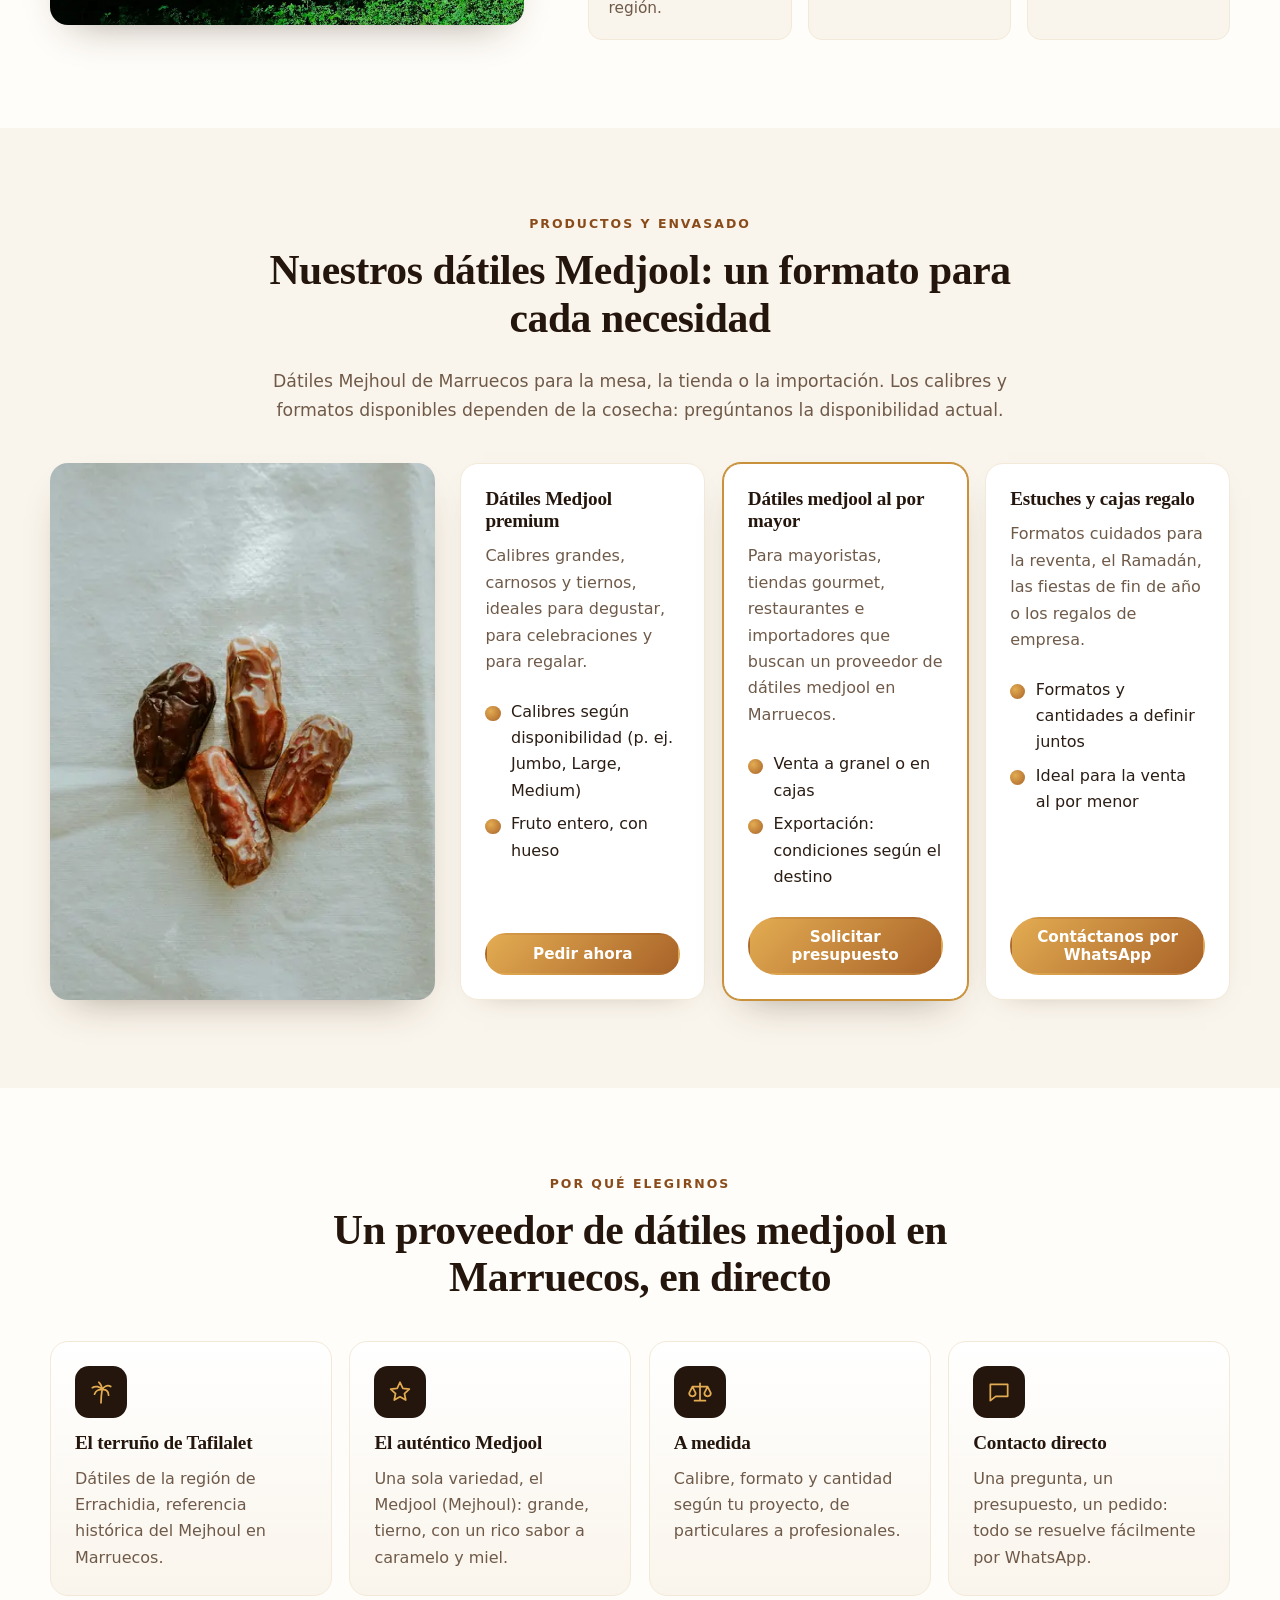
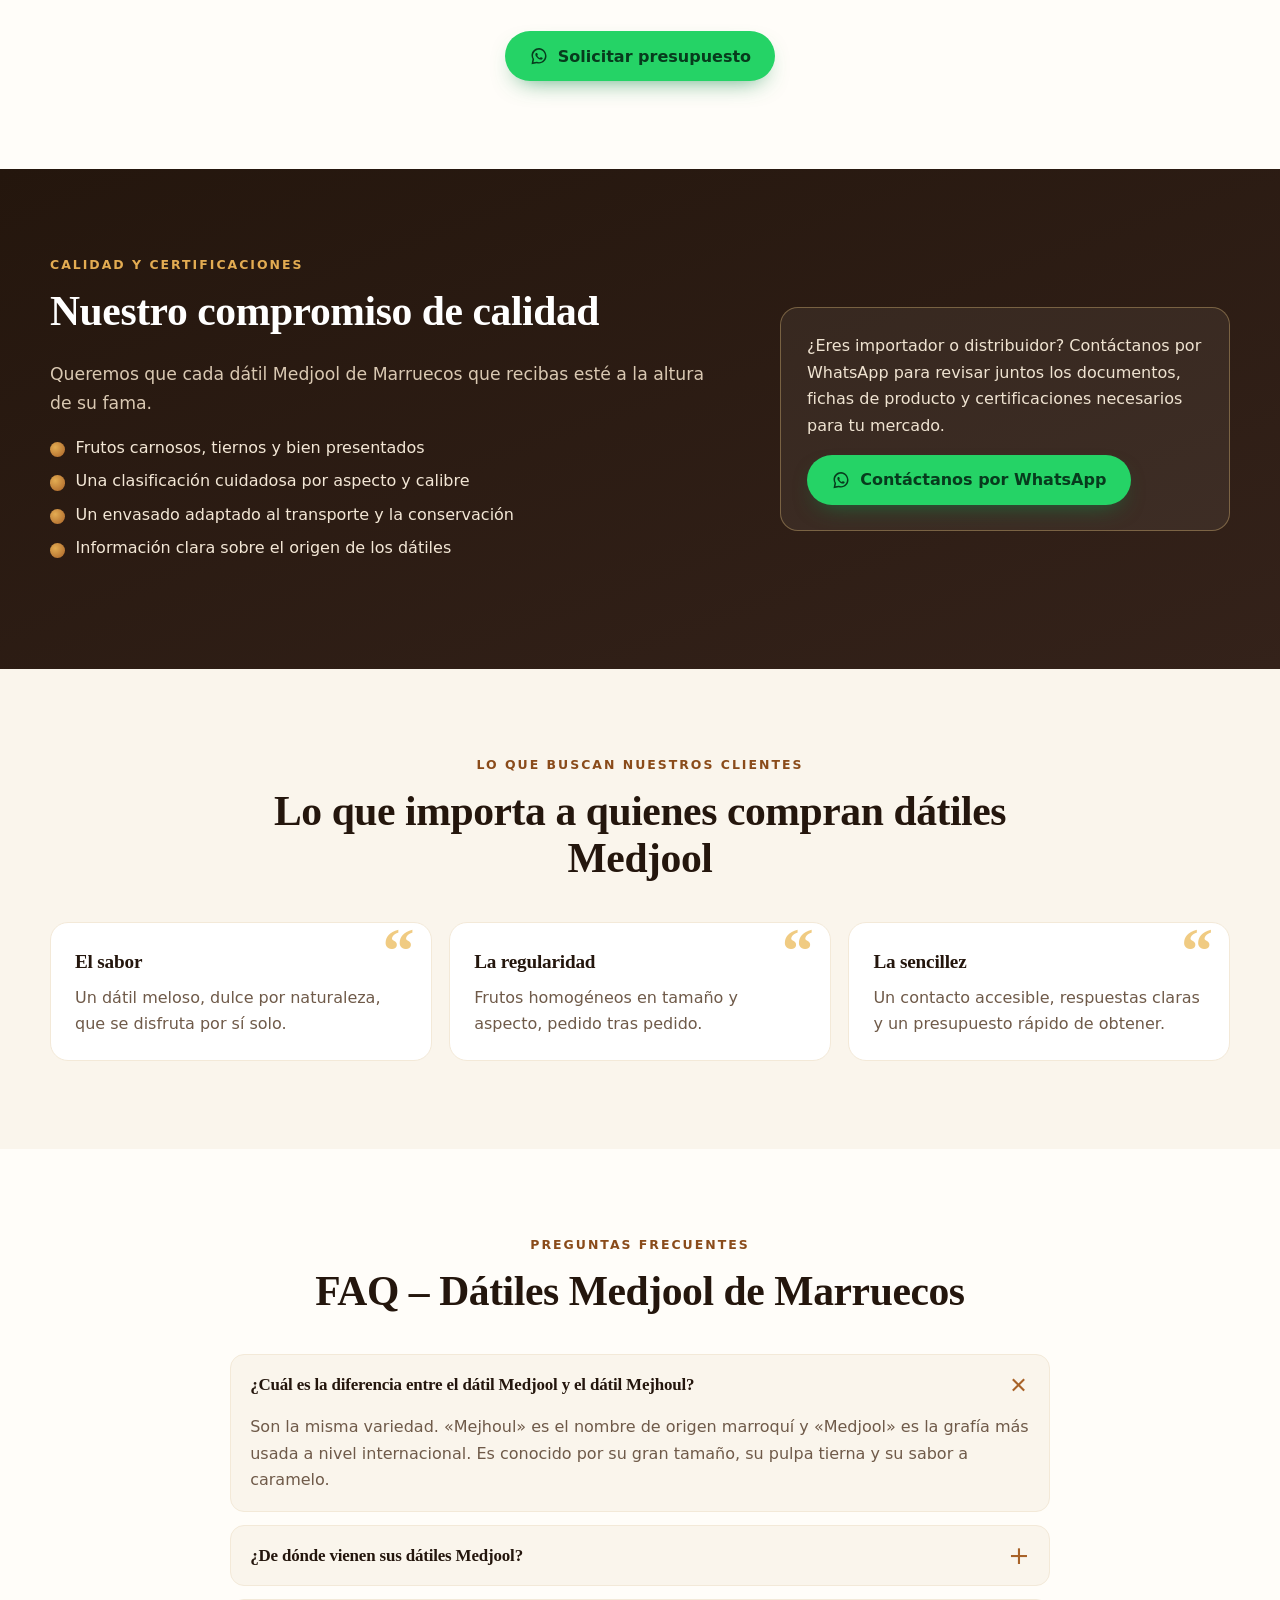
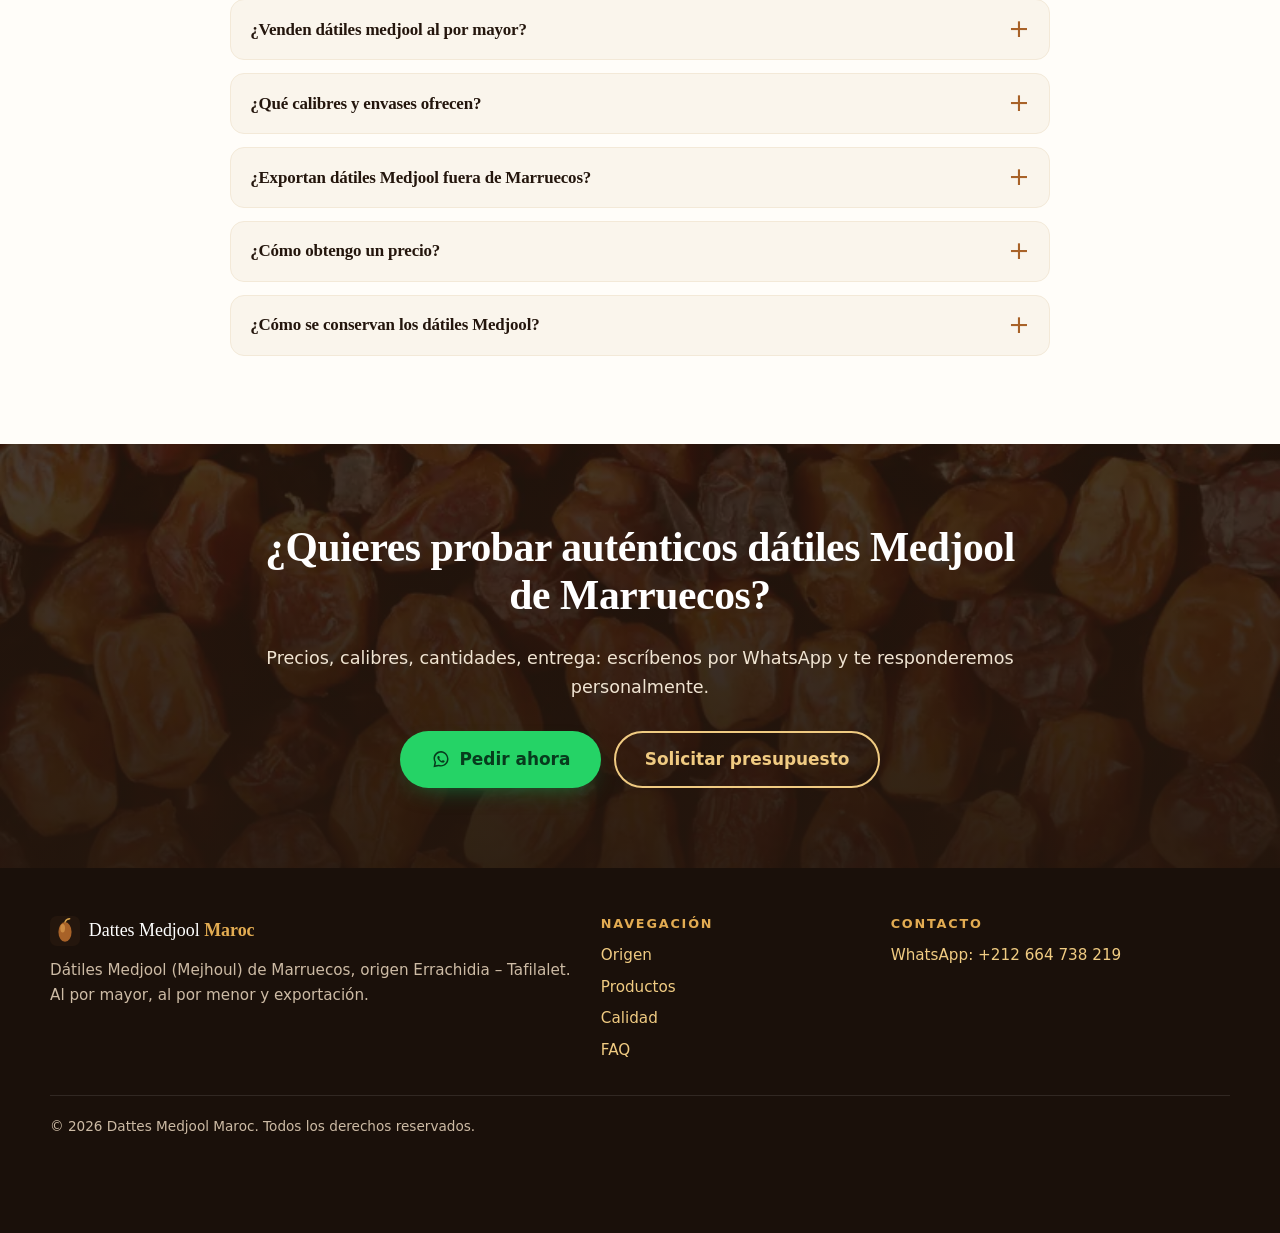
<file: es/index.html>
<!DOCTYPE html>
<html lang="es">
<head>
  <!-- ============================================================
       GOOGLE TAG MANAGER (HEAD) — à ajouter plus tard
       Collez ici le 1er extrait GTM (<script>…GTM-XXXXXXX…</script>),
       le plus haut possible dans <head>. Aucun suivi n'est installé pour l'instant.
       ============================================================ -->

  <meta charset="utf-8">
  <meta name="viewport" content="width=device-width, initial-scale=1">
  <title>Dátiles Medjool Marruecos | Proveedor de dátiles Mejhoul de Tafilalet</title>
  <meta name="description" content="Dátiles Medjool de Marruecos (Mejhoul) de Errachidia – Tafilalet. Dátiles medjool premium al por mayor y al por menor, exportación bajo consulta. Solicita presupuesto por WhatsApp.">
  <meta name="robots" content="index, follow, max-image-preview:large">
  <meta name="theme-color" content="#24160d">
  <!-- Domain is set in tools/build.py (SITE). EN = /, FR = /fr/, ES = /es/ -->
  <link rel="canonical" href="https://medjooldateswholesale.vercel.app/es/">
  <link rel="alternate" hreflang="en" href="https://medjooldateswholesale.vercel.app/">
  <link rel="alternate" hreflang="fr" href="https://medjooldateswholesale.vercel.app/fr/">
  <link rel="alternate" hreflang="es" href="https://medjooldateswholesale.vercel.app/es/">
  <link rel="alternate" hreflang="x-default" href="https://medjooldateswholesale.vercel.app/">

  <meta property="og:type" content="website">
  <meta property="og:site_name" content="Dattes Medjool Maroc">
  <meta property="og:url" content="https://medjooldateswholesale.vercel.app/es/">
  <meta property="og:title" content="Dátiles Medjool Marruecos – Dátiles Mejhoul premium de Tafilalet">
  <meta property="og:description" content="Dátiles Mejhoul de Marruecos, origen Errachidia – Tafilalet. Al por mayor, al por menor y exportación. Contáctanos por WhatsApp.">
  <meta property="og:locale" content="es_ES">
  <meta property="og:locale:alternate" content="en_US">
  <meta property="og:locale:alternate" content="fr_FR">
  <meta property="og:image" content="https://medjooldateswholesale.vercel.app/images/og-image.jpg">
  <meta property="og:image:width" content="1200">
  <meta property="og:image:height" content="630">
  <meta property="og:image:alt" content="Dátiles Medjool de Marruecos en un plato sobre un paño de lino">
  <meta name="twitter:card" content="summary_large_image">
  <meta name="twitter:title" content="Dátiles Medjool Marruecos – Dátiles Mejhoul premium de Tafilalet">
  <meta name="twitter:description" content="Dátiles Mejhoul de Marruecos, origen Errachidia – Tafilalet. Al por mayor, al por menor y exportación. Contáctanos por WhatsApp.">
  <meta name="twitter:image" content="https://medjooldateswholesale.vercel.app/images/og-image.jpg">

  <link rel="icon" href="/favicon.svg" type="image/svg+xml">
  <link rel="apple-touch-icon" href="/images/apple-touch-icon.png">
  <link rel="preload" as="image" href="/images/dattes-medjool-maroc-800.webp" imagesrcset="/images/dattes-medjool-maroc-480.webp 480w, /images/dattes-medjool-maroc-800.webp 800w" imagesizes="(min-width: 900px) 42vw, 100vw" fetchpriority="high">
  <link rel="stylesheet" href="/css/style.css">

  <script type="application/ld+json" id="ld-org">
{
  "@context": "https://schema.org",
  "@graph": [
    {
      "@type": "Organization",
      "@id": "https://medjooldateswholesale.vercel.app/#organization",
      "name": "Dattes Medjool Maroc",
      "url": "https://medjooldateswholesale.vercel.app/",
      "logo": "https://medjooldateswholesale.vercel.app/images/apple-touch-icon.png",
      "image": "https://medjooldateswholesale.vercel.app/images/og-image.jpg",
      "telephone": "+212664738219",
      "contactPoint": {
        "@type": "ContactPoint",
        "telephone": "+212664738219",
        "contactType": "sales",
        "url": "https://wa.me/212664738219",
        "availableLanguage": [
          "English",
          "French",
          "Spanish"
        ]
      }
    },
    {
      "@type": "WebSite",
      "@id": "https://medjooldateswholesale.vercel.app/#website",
      "url": "https://medjooldateswholesale.vercel.app/",
      "name": "Dattes Medjool Maroc",
      "inLanguage": [
        "en",
        "fr",
        "es"
      ],
      "publisher": {
        "@id": "https://medjooldateswholesale.vercel.app/#organization"
      }
    }
  ]
}
  </script>
  <script type="application/ld+json" id="ld-faq">
{
  "@context": "https://schema.org",
  "@type": "FAQPage",
  "inLanguage": "es",
  "mainEntity": [
    {
      "@type": "Question",
      "name": "¿Cuál es la diferencia entre el dátil Medjool y el dátil Mejhoul?",
      "acceptedAnswer": {
        "@type": "Answer",
        "text": "Son la misma variedad. «Mejhoul» es el nombre de origen marroquí y «Medjool» es la grafía más usada a nivel internacional. Es conocido por su gran tamaño, su pulpa tierna y su sabor a caramelo."
      }
    },
    {
      "@type": "Question",
      "name": "¿De dónde vienen sus dátiles Medjool?",
      "acceptedAnswer": {
        "@type": "Answer",
        "text": "Nuestros dátiles vienen de Marruecos, de la región de Errachidia – Tafilalet, en el sureste del país, cuna histórica del dátil Mejhoul."
      }
    },
    {
      "@type": "Question",
      "name": "¿Venden dátiles medjool al por mayor?",
      "acceptedAnswer": {
        "@type": "Answer",
        "text": "Sí. Atendemos solicitudes de particulares y de profesionales (mayoristas, comercios, restaurantes, importadores). Indícanos por WhatsApp la cantidad que necesitas para recibir un presupuesto."
      }
    },
    {
      "@type": "Question",
      "name": "¿Qué calibres y envases ofrecen?",
      "acceptedAnswer": {
        "@type": "Answer",
        "text": "Los calibres y formatos (a granel, cajas, estuches, cajas regalo) dependen de la cosecha y de tu necesidad. Escríbenos por WhatsApp para conocer la disponibilidad actual."
      }
    },
    {
      "@type": "Question",
      "name": "¿Exportan dátiles Medjool fuera de Marruecos?",
      "acceptedAnswer": {
        "@type": "Answer",
        "text": "Las solicitudes de exportación se estudian caso por caso. Las condiciones (documentos, transporte, plazos) dependen del país de destino: contáctanos por WhatsApp para hablarlo."
      }
    },
    {
      "@type": "Question",
      "name": "¿Cómo obtengo un precio?",
      "acceptedAnswer": {
        "@type": "Answer",
        "text": "Envíanos un mensaje por WhatsApp indicando el producto, la cantidad y la ciudad o el país de entrega. Te responderemos con una oferta personalizada."
      }
    },
    {
      "@type": "Question",
      "name": "¿Cómo se conservan los dátiles Medjool?",
      "acceptedAnswer": {
        "@type": "Answer",
        "text": "Guárdalos en un lugar fresco y seco, protegidos de la luz y en un recipiente cerrado. En el frigorífico se mantienen tiernos durante más tiempo."
      }
    }
  ]
}
  </script>
</head>
<body>
  <!-- ============================================================
       GOOGLE TAG MANAGER (BODY / noscript) — à ajouter plus tard
       Collez ici le 2e extrait GTM (<noscript><iframe …GTM-XXXXXXX…></iframe></noscript>),
       juste après l'ouverture de <body>.
       Les liens WhatsApp portent data-cta="whatsapp" et data-cta-location="…"
       pour créer facilement des déclencheurs GTM (clic WhatsApp).
       ============================================================ -->

  <a class="skip" href="#main">Ir al contenido</a>

  <header class="header" id="top">
    <div class="container header__inner">
      <a class="brand" href="#top" aria-label="Dattes Medjool Maroc – inicio">
        <img src="/favicon.svg" alt="" width="34" height="34">
        <span>Dattes Medjool <strong>Maroc</strong></span>
      </a>
      <nav class="nav" id="nav" aria-label="Navegación principal">
        <a href="#origine">Origen</a>
        <a href="#produits">Productos</a>
        <a href="#pourquoi">Por qué nosotros</a>
        <a href="#qualite">Calidad</a>
        <a href="#faq">FAQ</a>
        <a href="#contact">Contacto</a>
      </nav>
      <div class="header__actions">
        <nav class="lang" aria-label="Elegir idioma">
          <a href="/" hreflang="en" lang="en">EN</a>
          <a href="/fr/" hreflang="fr" lang="fr">FR</a>
          <a href="/es/" hreflang="es" lang="es" aria-current="page">ES</a>
        </nav>
        <a class="btn btn--wa btn--sm header__wa" href="https://wa.me/212664738219?text=Hola%2C%20me%20interesan%20sus%20d%C3%A1tiles%20Medjool%20de%20Marruecos.%20%C2%BFPodr%C3%ADan%20enviarme%20sus%20precios%20y%20disponibilidad%3F" target="_blank" rel="noopener" data-cta="whatsapp" data-cta-location="header"><svg class="i-wa" viewBox="0 0 32 32" width="20" height="20" aria-hidden="true" focusable="false"><path fill="currentColor" d="M16.04 3C9.4 3 4 8.33 4 14.9c0 2.1.56 4.15 1.62 5.95L4 29l8.4-1.6a12.2 12.2 0 0 0 3.64.55C22.66 27.95 28 22.62 28 16.05 28 9.48 22.66 3 16.04 3zm0 22.8c-1.13 0-2.24-.18-3.3-.53l-.6-.2-4.98.95.97-4.83-.22-.6a9.6 9.6 0 0 1-1.44-5.1c0-5.3 4.3-9.6 9.57-9.6s9.57 4.3 9.57 9.6-4.3 10.31-9.57 10.31zm5.27-7.07c-.29-.14-1.7-.83-1.96-.92-.27-.1-.46-.14-.65.14-.2.29-.75.92-.92 1.1-.17.2-.34.22-.63.08-.29-.15-1.22-.45-2.32-1.43-.86-.76-1.44-1.7-1.6-1.99-.17-.29-.02-.44.12-.58.13-.13.29-.34.43-.5.15-.18.2-.3.29-.49.1-.19.05-.36-.02-.5-.07-.15-.65-1.56-.89-2.13-.23-.56-.47-.48-.65-.49h-.55c-.19 0-.5.07-.77.36-.26.29-1 .98-1 2.4 0 1.4 1.03 2.77 1.17 2.96.15.19 2.03 3.1 4.92 4.34.69.3 1.22.47 1.64.6.69.22 1.32.19 1.81.12.55-.08 1.7-.69 1.94-1.36.24-.67.24-1.25.17-1.37-.07-.12-.26-.19-.55-.33z"/></svg><span>WhatsApp</span></a>
        <button class="burger" type="button" aria-controls="nav" aria-expanded="false" aria-label="Abrir el menú"><span></span><span></span><span></span></button>
      </div>
    </div>
  </header>

  <main id="main">
    <!-- HERO -->
    <section class="hero" aria-labelledby="hero-title">
      <div class="container hero__grid">
        <div class="hero__text">
          <p class="eyebrow">Errachidia · Tafilalet · Marruecos</p>
          <h1 id="hero-title">Dátiles Medjool de Marruecos, el rey de los dátiles de Tafilalet</h1>
          <p class="lead">Dátiles Mejhoul carnosos, tiernos y naturalmente dulces, de los palmerales de Errachidia. Para particulares, comercios e importadores: dátiles medjool premium al por mayor, al por menor y para exportación.</p>
          <div class="cta-row">
            <a class="btn btn--wa" href="https://wa.me/212664738219?text=Hola%2C%20me%20interesan%20sus%20d%C3%A1tiles%20Medjool%20de%20Marruecos.%20%C2%BFPodr%C3%ADan%20enviarme%20sus%20precios%20y%20disponibilidad%3F" target="_blank" rel="noopener" data-cta="whatsapp" data-cta-location="hero"><svg class="i-wa" viewBox="0 0 32 32" width="20" height="20" aria-hidden="true" focusable="false"><path fill="currentColor" d="M16.04 3C9.4 3 4 8.33 4 14.9c0 2.1.56 4.15 1.62 5.95L4 29l8.4-1.6a12.2 12.2 0 0 0 3.64.55C22.66 27.95 28 22.62 28 16.05 28 9.48 22.66 3 16.04 3zm0 22.8c-1.13 0-2.24-.18-3.3-.53l-.6-.2-4.98.95.97-4.83-.22-.6a9.6 9.6 0 0 1-1.44-5.1c0-5.3 4.3-9.6 9.57-9.6s9.57 4.3 9.57 9.6-4.3 10.31-9.57 10.31zm5.27-7.07c-.29-.14-1.7-.83-1.96-.92-.27-.1-.46-.14-.65.14-.2.29-.75.92-.92 1.1-.17.2-.34.22-.63.08-.29-.15-1.22-.45-2.32-1.43-.86-.76-1.44-1.7-1.6-1.99-.17-.29-.02-.44.12-.58.13-.13.29-.34.43-.5.15-.18.2-.3.29-.49.1-.19.05-.36-.02-.5-.07-.15-.65-1.56-.89-2.13-.23-.56-.47-.48-.65-.49h-.55c-.19 0-.5.07-.77.36-.26.29-1 .98-1 2.4 0 1.4 1.03 2.77 1.17 2.96.15.19 2.03 3.1 4.92 4.34.69.3 1.22.47 1.64.6.69.22 1.32.19 1.81.12.55-.08 1.7-.69 1.94-1.36.24-.67.24-1.25.17-1.37-.07-.12-.26-.19-.55-.33z"/></svg><span>Contáctanos por WhatsApp</span></a>
            <a class="btn btn--ghost" href="https://wa.me/212664738219?text=Hola%2C%20me%20interesan%20sus%20d%C3%A1tiles%20Medjool%20de%20Marruecos.%20%C2%BFPodr%C3%ADan%20enviarme%20sus%20precios%20y%20disponibilidad%3F" target="_blank" rel="noopener" data-cta="whatsapp" data-cta-location="hero-quote"><span>Solicitar presupuesto</span></a>
          </div>
          <p class="hero__note">Precios, calibres y disponibilidad: respuesta personalizada por WhatsApp.</p>
        </div>
        <figure class="hero__media">
          <img src="/images/dattes-medjool-maroc-800.webp" srcset="/images/dattes-medjool-maroc-480.webp 480w, /images/dattes-medjool-maroc-800.webp 800w" sizes="(min-width: 900px) 42vw, 100vw" width="800" height="1000" alt="Dátiles Medjool de Marruecos en un plato sobre un paño de lino" fetchpriority="high" decoding="async">
        </figure>
      </div>
    </section>

    <!-- TRUST BAR -->
    <section class="trust" aria-label="Puntos clave">
      <ul class="container trust__list">
        <li><span class="ico" aria-hidden="true">◆</span><span>Origen: Errachidia – Tafilalet</span></li>
        <li><span class="ico" aria-hidden="true">◆</span><span>Variedad Medjool (Mejhoul)</span></li>
        <li><span class="ico" aria-hidden="true">◆</span><span>Al por mayor, al por menor y exportación</span></li>
        <li><span class="ico" aria-hidden="true">◆</span><span>Contacto directo por WhatsApp</span></li>
      </ul>
    </section>

    <!-- ORIGINE -->
    <section class="section" id="origine" aria-labelledby="about-title">
      <div class="container split">
        <figure class="split__media">
          <img src="/images/palmeraie-tafilalet-800.webp" srcset="/images/palmeraie-tafilalet-480.webp 480w, /images/palmeraie-tafilalet-800.webp 800w" sizes="(min-width: 900px) 40vw, 100vw" width="800" height="1000" alt="Palmeral y pueblo de un oasis en el sureste de Marruecos" loading="lazy" decoding="async">
        </figure>
        <div>
          <p class="kicker">Origen y terruño</p>
          <h2 id="about-title">Dátiles Mejhoul nacidos en los oasis de Tafilalet</h2>
          <p>En el sureste de Marruecos, la región de Errachidia y el Tafilalet son la cuna histórica del dátil Mejhoul. El clima cálido y seco de los oasis, el agua de los palmerales y el saber hacer local dan frutos generosos, de pulpa melosa y sabor a caramelo.</p>
          <p>Ofrecemos dátiles medjool de Marruecos seleccionados con cuidado, para consumo, reventa o distribución. Cada solicitud se atiende directamente: nos dices lo que necesitas y te respondemos con una oferta a medida.</p>
          <div class="steps">
            <div class="step"><span class="step__n">01</span><h3>Cosecha</h3><p>Los dátiles Medjool se cosechan maduros, en temporada, en los palmerales de la región.</p></div>
            <div class="step"><span class="step__n">02</span><h3>Selección</h3><p>Los frutos se clasifican por aspecto, textura y calibre antes de envasarse.</p></div>
            <div class="step"><span class="step__n">03</span><h3>Envasado</h3><p>A granel, en cajas de cartón o estuches: el formato se elige según tu uso y tu destino.</p></div>
          </div>
        </div>
      </div>
    </section>

    <!-- PRODUITS -->
    <section class="section section--cream" id="produits" aria-labelledby="products-title">
      <div class="container">
        <div class="section__head">
          <p class="kicker">Productos y envasado</p>
          <h2 id="products-title">Nuestros dátiles Medjool: un formato para cada necesidad</h2>
          <p class="lead">Dátiles Mejhoul de Marruecos para la mesa, la tienda o la importación. Los calibres y formatos disponibles dependen de la cosecha: pregúntanos la disponibilidad actual.</p>
        </div>
        <div class="products">
          <figure class="products__media">
            <img src="/images/dattes-mejhoul-800.webp" srcset="/images/dattes-mejhoul-480.webp 480w, /images/dattes-mejhoul-800.webp 800w" sizes="(min-width: 900px) 30vw, 100vw" width="800" height="1000" alt="Cuatro dátiles Mejhoul sobre un paño blanco" loading="lazy" decoding="async">
          </figure>
          <div class="cards">
            <article class="card">
              <h3>Dátiles Medjool premium</h3>
              <p>Calibres grandes, carnosos y tiernos, ideales para degustar, para celebraciones y para regalar.</p>
              <ul class="checks"><li>Calibres según disponibilidad (p. ej. Jumbo, Large, Medium)</li><li>Fruto entero, con hueso</li></ul>
              <a class="btn btn--gold btn--sm" href="https://wa.me/212664738219?text=Hola%2C%20me%20interesan%20sus%20d%C3%A1tiles%20Medjool%20de%20Marruecos.%20%C2%BFPodr%C3%ADan%20enviarme%20sus%20precios%20y%20disponibilidad%3F" target="_blank" rel="noopener" data-cta="whatsapp" data-cta-location="product-premium"><span>Pedir ahora</span></a>
            </article>
            <article class="card card--featured">
              <h3>Dátiles medjool al por mayor</h3>
              <p>Para mayoristas, tiendas gourmet, restaurantes e importadores que buscan un proveedor de dátiles medjool en Marruecos.</p>
              <ul class="checks"><li>Venta a granel o en cajas</li><li>Exportación: condiciones según el destino</li></ul>
              <a class="btn btn--gold btn--sm" href="https://wa.me/212664738219?text=Hola%2C%20me%20interesan%20sus%20d%C3%A1tiles%20Medjool%20de%20Marruecos.%20%C2%BFPodr%C3%ADan%20enviarme%20sus%20precios%20y%20disponibilidad%3F" target="_blank" rel="noopener" data-cta="whatsapp" data-cta-location="product-wholesale"><span>Solicitar presupuesto</span></a>
            </article>
            <article class="card">
              <h3>Estuches y cajas regalo</h3>
              <p>Formatos cuidados para la reventa, el Ramadán, las fiestas de fin de año o los regalos de empresa.</p>
              <ul class="checks"><li>Formatos y cantidades a definir juntos</li><li>Ideal para la venta al por menor</li></ul>
              <a class="btn btn--gold btn--sm" href="https://wa.me/212664738219?text=Hola%2C%20me%20interesan%20sus%20d%C3%A1tiles%20Medjool%20de%20Marruecos.%20%C2%BFPodr%C3%ADan%20enviarme%20sus%20precios%20y%20disponibilidad%3F" target="_blank" rel="noopener" data-cta="whatsapp" data-cta-location="product-boxes"><span>Contáctanos por WhatsApp</span></a>
            </article>
          </div>
        </div>
      </div>
    </section>

    <!-- POURQUOI NOUS -->
    <section class="section" id="pourquoi" aria-labelledby="why-title">
      <div class="container">
        <div class="section__head">
          <p class="kicker">Por qué elegirnos</p>
          <h2 id="why-title">Un proveedor de dátiles medjool en Marruecos, en directo</h2>
        </div>
        <div class="features">
          <div class="feature"><span class="feature__ico" aria-hidden="true"><svg viewBox="0 0 24 24" width="26" height="26" aria-hidden="true"><path fill="none" stroke="currentColor" stroke-width="1.6" stroke-linecap="round" d="M12 22c0-5 .5-9 1-12M13 10c-2-3-6-4-9-2M13 10c1-3 5-5 8-3M13 10c-3-1-6 1-7 4M13 10c3-1 6 1 6 5M13 10c0-3-1-5-3-7"/></svg></span><h3>El terruño de Tafilalet</h3><p>Dátiles de la región de Errachidia, referencia histórica del Mejhoul en Marruecos.</p></div>
          <div class="feature"><span class="feature__ico" aria-hidden="true"><svg viewBox="0 0 24 24" width="26" height="26" aria-hidden="true"><path fill="none" stroke="currentColor" stroke-width="1.6" stroke-linejoin="round" d="M12 3l2.6 5.6 6 .7-4.5 4.1 1.2 6L12 16.4 6.7 19.4l1.2-6L3.4 9.3l6-.7z"/></svg></span><h3>El auténtico Medjool</h3><p>Una sola variedad, el Medjool (Mejhoul): grande, tierno, con un rico sabor a caramelo y miel.</p></div>
          <div class="feature"><span class="feature__ico" aria-hidden="true"><svg viewBox="0 0 24 24" width="26" height="26" aria-hidden="true"><path fill="none" stroke="currentColor" stroke-width="1.6" stroke-linecap="round" stroke-linejoin="round" d="M12 4v16M7 20h10M5 7h14M5 7l-3 6a3 3 0 0 0 6 0zM19 7l-3 6a3 3 0 0 0 6 0z"/></svg></span><h3>A medida</h3><p>Calibre, formato y cantidad según tu proyecto, de particulares a profesionales.</p></div>
          <div class="feature"><span class="feature__ico" aria-hidden="true"><svg viewBox="0 0 24 24" width="26" height="26" aria-hidden="true"><path fill="none" stroke="currentColor" stroke-width="1.6" stroke-linejoin="round" d="M4 5h16v11H9l-5 4z"/></svg></span><h3>Contacto directo</h3><p>Una pregunta, un presupuesto, un pedido: todo se resuelve fácilmente por WhatsApp.</p></div>
        </div>
        <div class="center"><a class="btn btn--wa" href="https://wa.me/212664738219?text=Hola%2C%20me%20interesan%20sus%20d%C3%A1tiles%20Medjool%20de%20Marruecos.%20%C2%BFPodr%C3%ADan%20enviarme%20sus%20precios%20y%20disponibilidad%3F" target="_blank" rel="noopener" data-cta="whatsapp" data-cta-location="why"><svg class="i-wa" viewBox="0 0 32 32" width="20" height="20" aria-hidden="true" focusable="false"><path fill="currentColor" d="M16.04 3C9.4 3 4 8.33 4 14.9c0 2.1.56 4.15 1.62 5.95L4 29l8.4-1.6a12.2 12.2 0 0 0 3.64.55C22.66 27.95 28 22.62 28 16.05 28 9.48 22.66 3 16.04 3zm0 22.8c-1.13 0-2.24-.18-3.3-.53l-.6-.2-4.98.95.97-4.83-.22-.6a9.6 9.6 0 0 1-1.44-5.1c0-5.3 4.3-9.6 9.57-9.6s9.57 4.3 9.57 9.6-4.3 10.31-9.57 10.31zm5.27-7.07c-.29-.14-1.7-.83-1.96-.92-.27-.1-.46-.14-.65.14-.2.29-.75.92-.92 1.1-.17.2-.34.22-.63.08-.29-.15-1.22-.45-2.32-1.43-.86-.76-1.44-1.7-1.6-1.99-.17-.29-.02-.44.12-.58.13-.13.29-.34.43-.5.15-.18.2-.3.29-.49.1-.19.05-.36-.02-.5-.07-.15-.65-1.56-.89-2.13-.23-.56-.47-.48-.65-.49h-.55c-.19 0-.5.07-.77.36-.26.29-1 .98-1 2.4 0 1.4 1.03 2.77 1.17 2.96.15.19 2.03 3.1 4.92 4.34.69.3 1.22.47 1.64.6.69.22 1.32.19 1.81.12.55-.08 1.7-.69 1.94-1.36.24-.67.24-1.25.17-1.37-.07-.12-.26-.19-.55-.33z"/></svg><span>Solicitar presupuesto</span></a></div>
      </div>
    </section>

    <!-- QUALITÉ & CERTIFICATIONS -->
    <section class="section section--dark" id="qualite" aria-labelledby="quality-title">
      <div class="container quality">
        <div>
          <p class="kicker">Calidad y certificaciones</p>
          <h2 id="quality-title">Nuestro compromiso de calidad</h2>
          <p class="lead">Queremos que cada dátil Medjool de Marruecos que recibas esté a la altura de su fama.</p>
          <ul class="checks checks--light">
            <li>Frutos carnosos, tiernos y bien presentados</li>
            <li>Una clasificación cuidadosa por aspecto y calibre</li>
            <li>Un envasado adaptado al transporte y la conservación</li>
            <li>Información clara sobre el origen de los dátiles</li>
          </ul>
        </div>
        <div class="quality__box">
          <!-- TODO (Jose) : ajoutez ici vos VRAIES certifications (ex. ONSSA, ISO, bio…) uniquement
               si vous les détenez, avec leurs logos/numéros. Rien n'est affiché pour l'instant. -->
          <p>¿Eres importador o distribuidor? Contáctanos por WhatsApp para revisar juntos los documentos, fichas de producto y certificaciones necesarios para tu mercado.</p>
          <a class="btn btn--wa" href="https://wa.me/212664738219?text=Hola%2C%20me%20interesan%20sus%20d%C3%A1tiles%20Medjool%20de%20Marruecos.%20%C2%BFPodr%C3%ADan%20enviarme%20sus%20precios%20y%20disponibilidad%3F" target="_blank" rel="noopener" data-cta="whatsapp" data-cta-location="quality"><svg class="i-wa" viewBox="0 0 32 32" width="20" height="20" aria-hidden="true" focusable="false"><path fill="currentColor" d="M16.04 3C9.4 3 4 8.33 4 14.9c0 2.1.56 4.15 1.62 5.95L4 29l8.4-1.6a12.2 12.2 0 0 0 3.64.55C22.66 27.95 28 22.62 28 16.05 28 9.48 22.66 3 16.04 3zm0 22.8c-1.13 0-2.24-.18-3.3-.53l-.6-.2-4.98.95.97-4.83-.22-.6a9.6 9.6 0 0 1-1.44-5.1c0-5.3 4.3-9.6 9.57-9.6s9.57 4.3 9.57 9.6-4.3 10.31-9.57 10.31zm5.27-7.07c-.29-.14-1.7-.83-1.96-.92-.27-.1-.46-.14-.65.14-.2.29-.75.92-.92 1.1-.17.2-.34.22-.63.08-.29-.15-1.22-.45-2.32-1.43-.86-.76-1.44-1.7-1.6-1.99-.17-.29-.02-.44.12-.58.13-.13.29-.34.43-.5.15-.18.2-.3.29-.49.1-.19.05-.36-.02-.5-.07-.15-.65-1.56-.89-2.13-.23-.56-.47-.48-.65-.49h-.55c-.19 0-.5.07-.77.36-.26.29-1 .98-1 2.4 0 1.4 1.03 2.77 1.17 2.96.15.19 2.03 3.1 4.92 4.34.69.3 1.22.47 1.64.6.69.22 1.32.19 1.81.12.55-.08 1.7-.69 1.94-1.36.24-.67.24-1.25.17-1.37-.07-.12-.26-.19-.55-.33z"/></svg><span>Contáctanos por WhatsApp</span></a>
        </div>
      </div>
    </section>

    <!-- CE QUE NOS CLIENTS RECHERCHENT (à la place de faux témoignages) -->
    <section class="section section--cream" id="avis" aria-labelledby="values-title">
      <div class="container">
        <div class="section__head">
          <p class="kicker">Lo que buscan nuestros clientes</p>
          <h2 id="values-title">Lo que importa a quienes compran dátiles Medjool</h2>
        </div>
        <div class="values">
          <div class="value"><span class="value__mark" aria-hidden="true">“</span><h3>El sabor</h3><p>Un dátil meloso, dulce por naturaleza, que se disfruta por sí solo.</p></div>
          <div class="value"><span class="value__mark" aria-hidden="true">“</span><h3>La regularidad</h3><p>Frutos homogéneos en tamaño y aspecto, pedido tras pedido.</p></div>
          <div class="value"><span class="value__mark" aria-hidden="true">“</span><h3>La sencillez</h3><p>Un contacto accesible, respuestas claras y un presupuesto rápido de obtener.</p></div>
        </div>
        <!-- TODO (Jose) : TÉMOIGNAGES CLIENTS — à ajouter seulement avec de vrais avis, avec l'accord des clients.
             Modèle (ajoutez les clés dans tools/translations.json pour EN / FR / ES, puis python3 tools/build.py) :
        <div class="testimonials">
          <blockquote class="testimonial">
            <p>« Vrai avis client ici »</p>
            <footer>Prénom, ville / entreprise</footer>
          </blockquote>
        </div>
        -->
      </div>
    </section>

    <!-- FAQ -->
    <section class="section" id="faq" aria-labelledby="faq-title">
      <div class="container container--narrow">
        <div class="section__head">
          <p class="kicker">Preguntas frecuentes</p>
          <h2 id="faq-title">FAQ – Dátiles Medjool de Marruecos</h2>
        </div>
        <div class="faq">
          <details class="faq__item" open>
            <summary><h3>¿Cuál es la diferencia entre el dátil Medjool y el dátil Mejhoul?</h3></summary>
            <p>Son la misma variedad. «Mejhoul» es el nombre de origen marroquí y «Medjool» es la grafía más usada a nivel internacional. Es conocido por su gran tamaño, su pulpa tierna y su sabor a caramelo.</p>
          </details>
          <details class="faq__item">
            <summary><h3>¿De dónde vienen sus dátiles Medjool?</h3></summary>
            <p>Nuestros dátiles vienen de Marruecos, de la región de Errachidia – Tafilalet, en el sureste del país, cuna histórica del dátil Mejhoul.</p>
          </details>
          <details class="faq__item">
            <summary><h3>¿Venden dátiles medjool al por mayor?</h3></summary>
            <p>Sí. Atendemos solicitudes de particulares y de profesionales (mayoristas, comercios, restaurantes, importadores). Indícanos por WhatsApp la cantidad que necesitas para recibir un presupuesto.</p>
          </details>
          <details class="faq__item">
            <summary><h3>¿Qué calibres y envases ofrecen?</h3></summary>
            <p>Los calibres y formatos (a granel, cajas, estuches, cajas regalo) dependen de la cosecha y de tu necesidad. Escríbenos por WhatsApp para conocer la disponibilidad actual.</p>
          </details>
          <details class="faq__item">
            <summary><h3>¿Exportan dátiles Medjool fuera de Marruecos?</h3></summary>
            <p>Las solicitudes de exportación se estudian caso por caso. Las condiciones (documentos, transporte, plazos) dependen del país de destino: contáctanos por WhatsApp para hablarlo.</p>
          </details>
          <details class="faq__item">
            <summary><h3>¿Cómo obtengo un precio?</h3></summary>
            <p>Envíanos un mensaje por WhatsApp indicando el producto, la cantidad y la ciudad o el país de entrega. Te responderemos con una oferta personalizada.</p>
          </details>
          <details class="faq__item">
            <summary><h3>¿Cómo se conservan los dátiles Medjool?</h3></summary>
            <p>Guárdalos en un lugar fresco y seco, protegidos de la luz y en un recipiente cerrado. En el frigorífico se mantienen tiernos durante más tiempo.</p>
          </details>
        </div>
      </div>
    </section>

    <!-- CTA FINAL -->
    <section class="final" id="contact" aria-labelledby="final-title">
      <picture>
        <source media="(min-width: 800px)" srcset="/images/dattes-medjool-en-gros-1400.webp">
        <img class="final__bg" src="/images/dattes-medjool-en-gros-800.webp" width="800" height="350" alt="" loading="lazy" decoding="async">
      </picture>
      <div class="container final__inner">
        <h2 id="final-title">¿Quieres probar auténticos dátiles Medjool de Marruecos?</h2>
        <p>Precios, calibres, cantidades, entrega: escríbenos por WhatsApp y te responderemos personalmente.</p>
        <div class="cta-row cta-row--center">
          <a class="btn btn--wa btn--lg" href="https://wa.me/212664738219?text=Hola%2C%20me%20interesan%20sus%20d%C3%A1tiles%20Medjool%20de%20Marruecos.%20%C2%BFPodr%C3%ADan%20enviarme%20sus%20precios%20y%20disponibilidad%3F" target="_blank" rel="noopener" data-cta="whatsapp" data-cta-location="final"><svg class="i-wa" viewBox="0 0 32 32" width="20" height="20" aria-hidden="true" focusable="false"><path fill="currentColor" d="M16.04 3C9.4 3 4 8.33 4 14.9c0 2.1.56 4.15 1.62 5.95L4 29l8.4-1.6a12.2 12.2 0 0 0 3.64.55C22.66 27.95 28 22.62 28 16.05 28 9.48 22.66 3 16.04 3zm0 22.8c-1.13 0-2.24-.18-3.3-.53l-.6-.2-4.98.95.97-4.83-.22-.6a9.6 9.6 0 0 1-1.44-5.1c0-5.3 4.3-9.6 9.57-9.6s9.57 4.3 9.57 9.6-4.3 10.31-9.57 10.31zm5.27-7.07c-.29-.14-1.7-.83-1.96-.92-.27-.1-.46-.14-.65.14-.2.29-.75.92-.92 1.1-.17.2-.34.22-.63.08-.29-.15-1.22-.45-2.32-1.43-.86-.76-1.44-1.7-1.6-1.99-.17-.29-.02-.44.12-.58.13-.13.29-.34.43-.5.15-.18.2-.3.29-.49.1-.19.05-.36-.02-.5-.07-.15-.65-1.56-.89-2.13-.23-.56-.47-.48-.65-.49h-.55c-.19 0-.5.07-.77.36-.26.29-1 .98-1 2.4 0 1.4 1.03 2.77 1.17 2.96.15.19 2.03 3.1 4.92 4.34.69.3 1.22.47 1.64.6.69.22 1.32.19 1.81.12.55-.08 1.7-.69 1.94-1.36.24-.67.24-1.25.17-1.37-.07-.12-.26-.19-.55-.33z"/></svg><span>Pedir ahora</span></a>
          <a class="btn btn--ghost-light btn--lg" href="https://wa.me/212664738219?text=Hola%2C%20me%20interesan%20sus%20d%C3%A1tiles%20Medjool%20de%20Marruecos.%20%C2%BFPodr%C3%ADan%20enviarme%20sus%20precios%20y%20disponibilidad%3F" target="_blank" rel="noopener" data-cta="whatsapp" data-cta-location="final-quote"><span>Solicitar presupuesto</span></a>
        </div>
      </div>
    </section>
  </main>

  <footer class="footer">
    <div class="container footer__grid">
      <div>
        <p class="brand brand--footer"><img src="/favicon.svg" alt="" width="30" height="30" loading="lazy"><span>Dattes Medjool <strong>Maroc</strong></span></p>
        <p>Dátiles Medjool (Mejhoul) de Marruecos, origen Errachidia – Tafilalet. Al por mayor, al por menor y exportación.</p>
      </div>
      <div>
        <h2 class="footer__h">Navegación</h2>
        <ul class="footer__links">
          <li><a href="#origine">Origen</a></li>
          <li><a href="#produits">Productos</a></li>
          <li><a href="#qualite">Calidad</a></li>
          <li><a href="#faq">FAQ</a></li>
        </ul>
      </div>
      <div>
        <h2 class="footer__h">Contacto</h2>
        <p><a href="https://wa.me/212664738219?text=Hola%2C%20me%20interesan%20sus%20d%C3%A1tiles%20Medjool%20de%20Marruecos.%20%C2%BFPodr%C3%ADan%20enviarme%20sus%20precios%20y%20disponibilidad%3F" target="_blank" rel="noopener" data-cta="whatsapp" data-cta-location="footer">WhatsApp: +212 664 738 219</a></p>
      </div>
    </div>
    <div class="container footer__bottom">
      <p>© <span id="year">2026</span> Dattes Medjool Maroc. <span>Todos los derechos reservados.</span></p>
    </div>
  </footer>

  <a class="wa-float" href="https://wa.me/212664738219?text=Hola%2C%20me%20interesan%20sus%20d%C3%A1tiles%20Medjool%20de%20Marruecos.%20%C2%BFPodr%C3%ADan%20enviarme%20sus%20precios%20y%20disponibilidad%3F" target="_blank" rel="noopener" data-cta="whatsapp" data-cta-location="floating" aria-label="Contáctanos por WhatsApp"><svg class="i-wa" viewBox="0 0 32 32" width="20" height="20" aria-hidden="true" focusable="false"><path fill="currentColor" d="M16.04 3C9.4 3 4 8.33 4 14.9c0 2.1.56 4.15 1.62 5.95L4 29l8.4-1.6a12.2 12.2 0 0 0 3.64.55C22.66 27.95 28 22.62 28 16.05 28 9.48 22.66 3 16.04 3zm0 22.8c-1.13 0-2.24-.18-3.3-.53l-.6-.2-4.98.95.97-4.83-.22-.6a9.6 9.6 0 0 1-1.44-5.1c0-5.3 4.3-9.6 9.57-9.6s9.57 4.3 9.57 9.6-4.3 10.31-9.57 10.31zm5.27-7.07c-.29-.14-1.7-.83-1.96-.92-.27-.1-.46-.14-.65.14-.2.29-.75.92-.92 1.1-.17.2-.34.22-.63.08-.29-.15-1.22-.45-2.32-1.43-.86-.76-1.44-1.7-1.6-1.99-.17-.29-.02-.44.12-.58.13-.13.29-.34.43-.5.15-.18.2-.3.29-.49.1-.19.05-.36-.02-.5-.07-.15-.65-1.56-.89-2.13-.23-.56-.47-.48-.65-.49h-.55c-.19 0-.5.07-.77.36-.26.29-1 .98-1 2.4 0 1.4 1.03 2.77 1.17 2.96.15.19 2.03 3.1 4.92 4.34.69.3 1.22.47 1.64.6.69.22 1.32.19 1.81.12.55-.08 1.7-.69 1.94-1.36.24-.67.24-1.25.17-1.37-.07-.12-.26-.19-.55-.33z"/></svg></a>

  <script src="/js/main.js"></script>
</body>
</html>
</file>
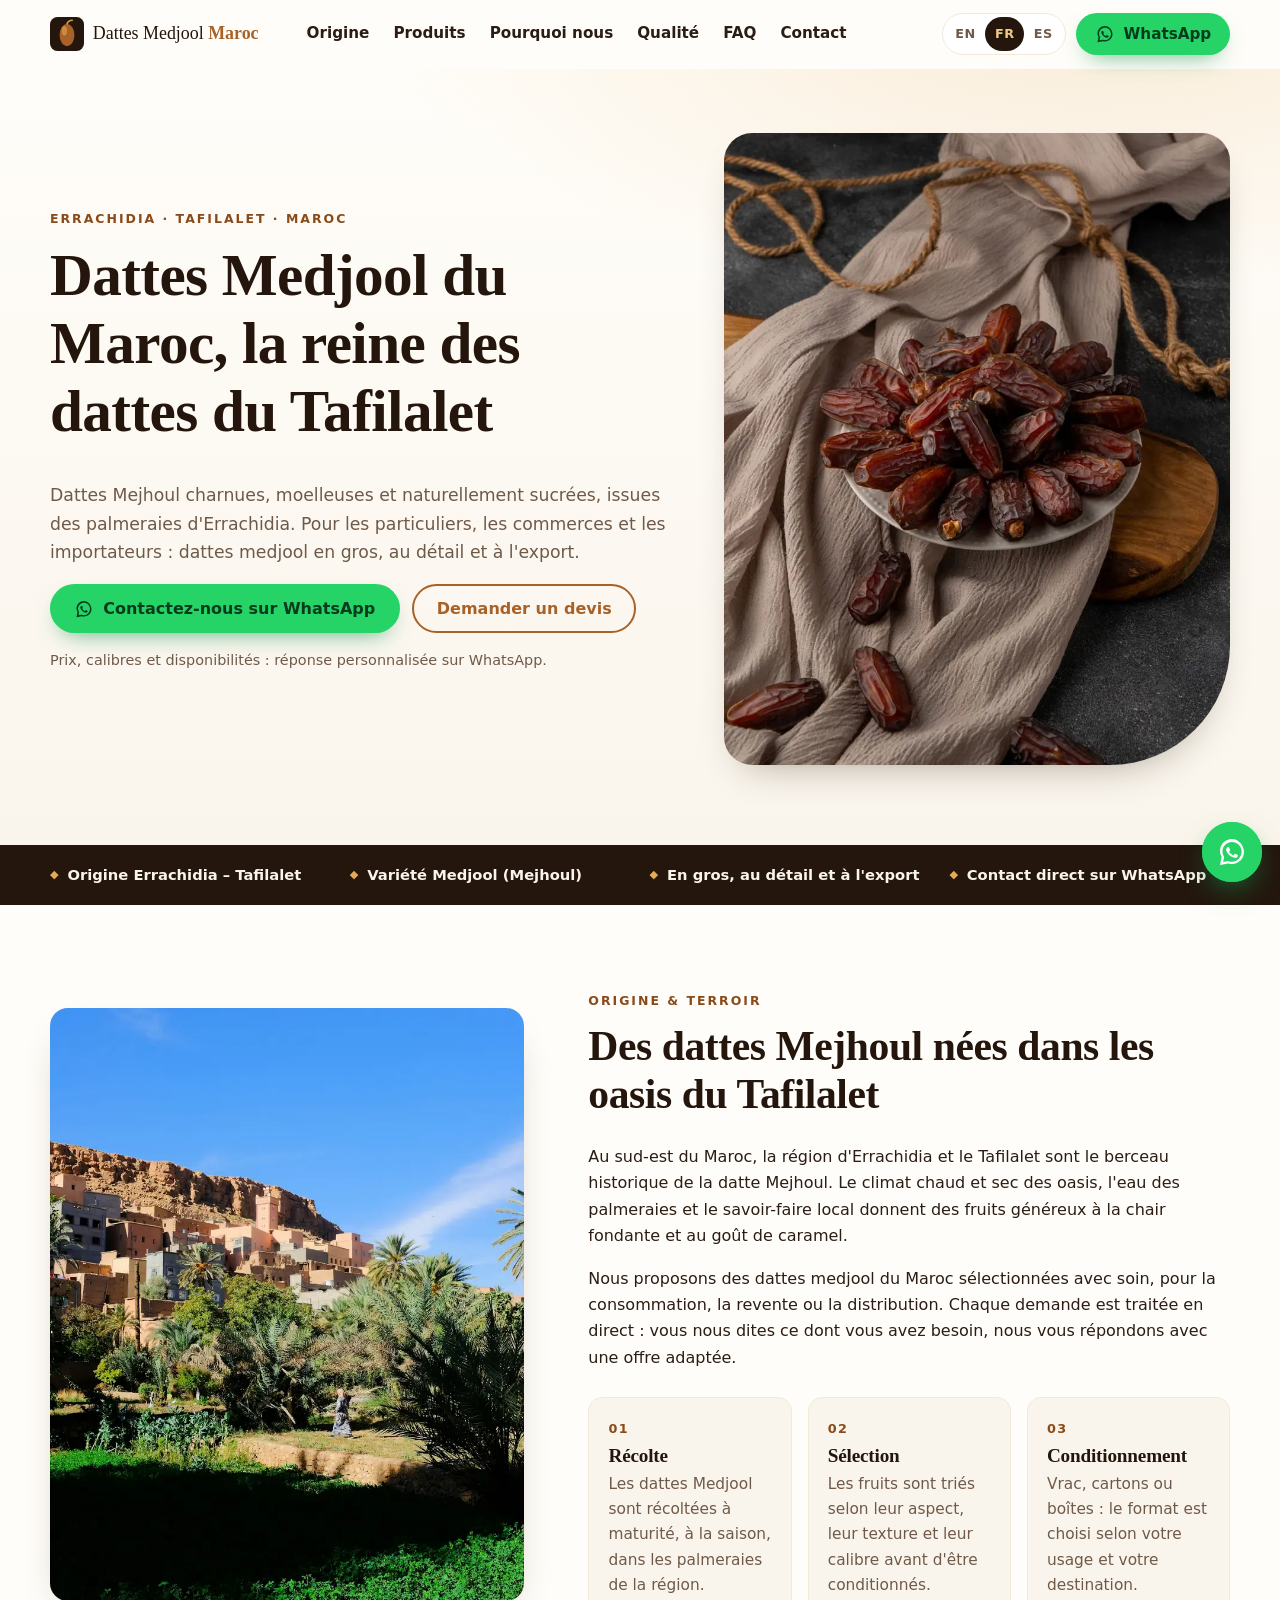
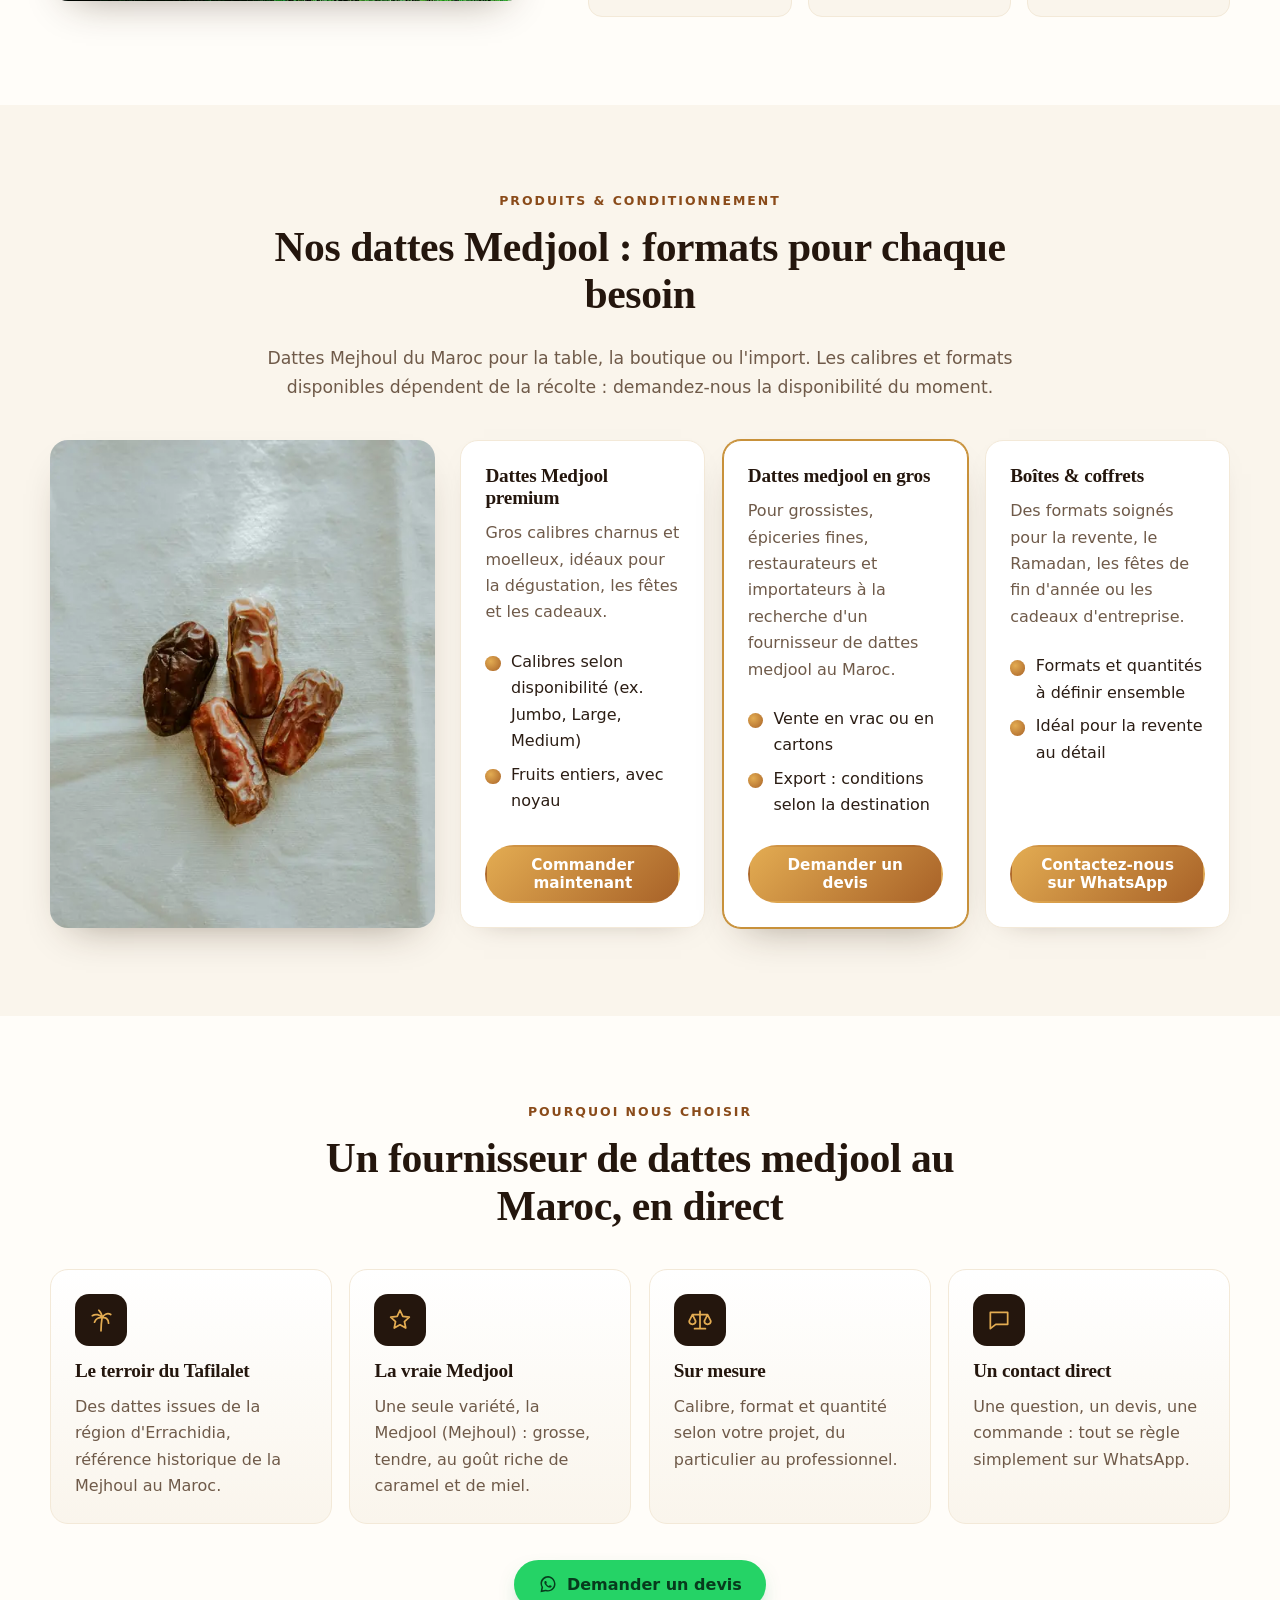
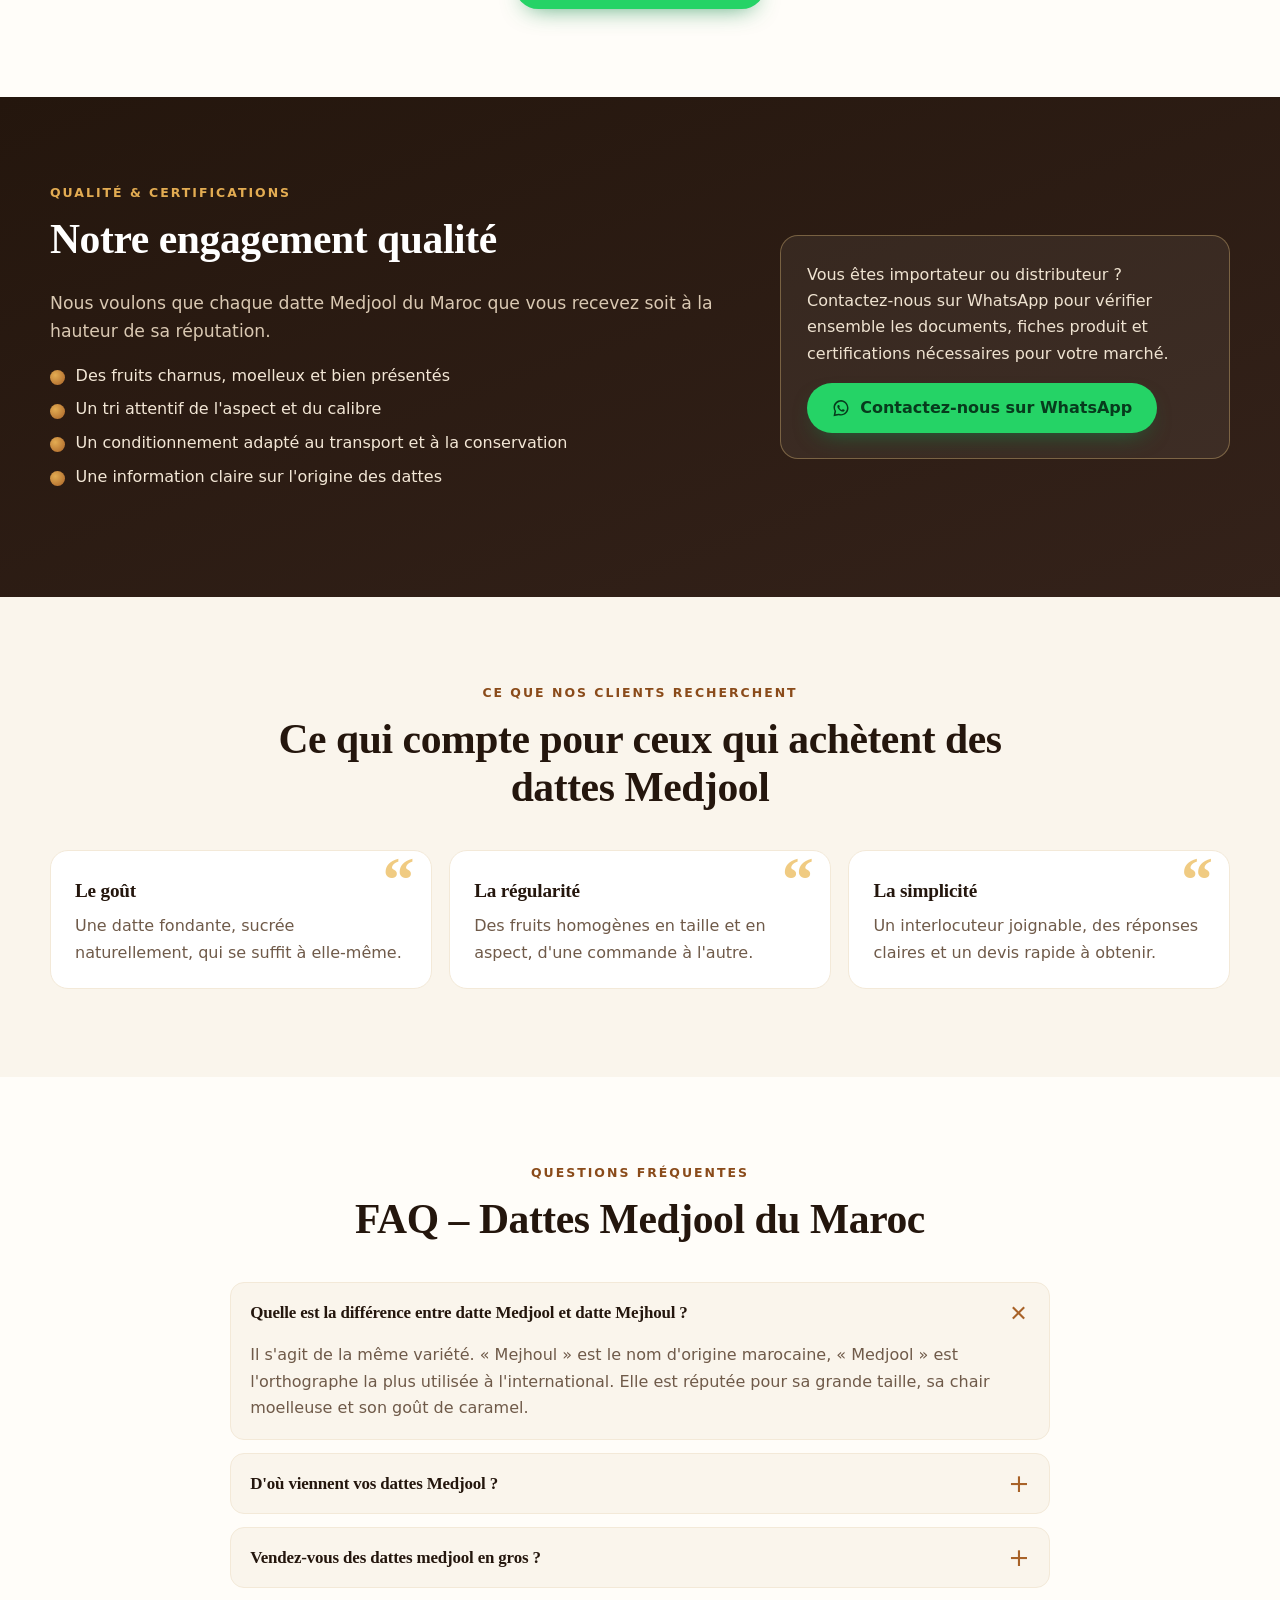
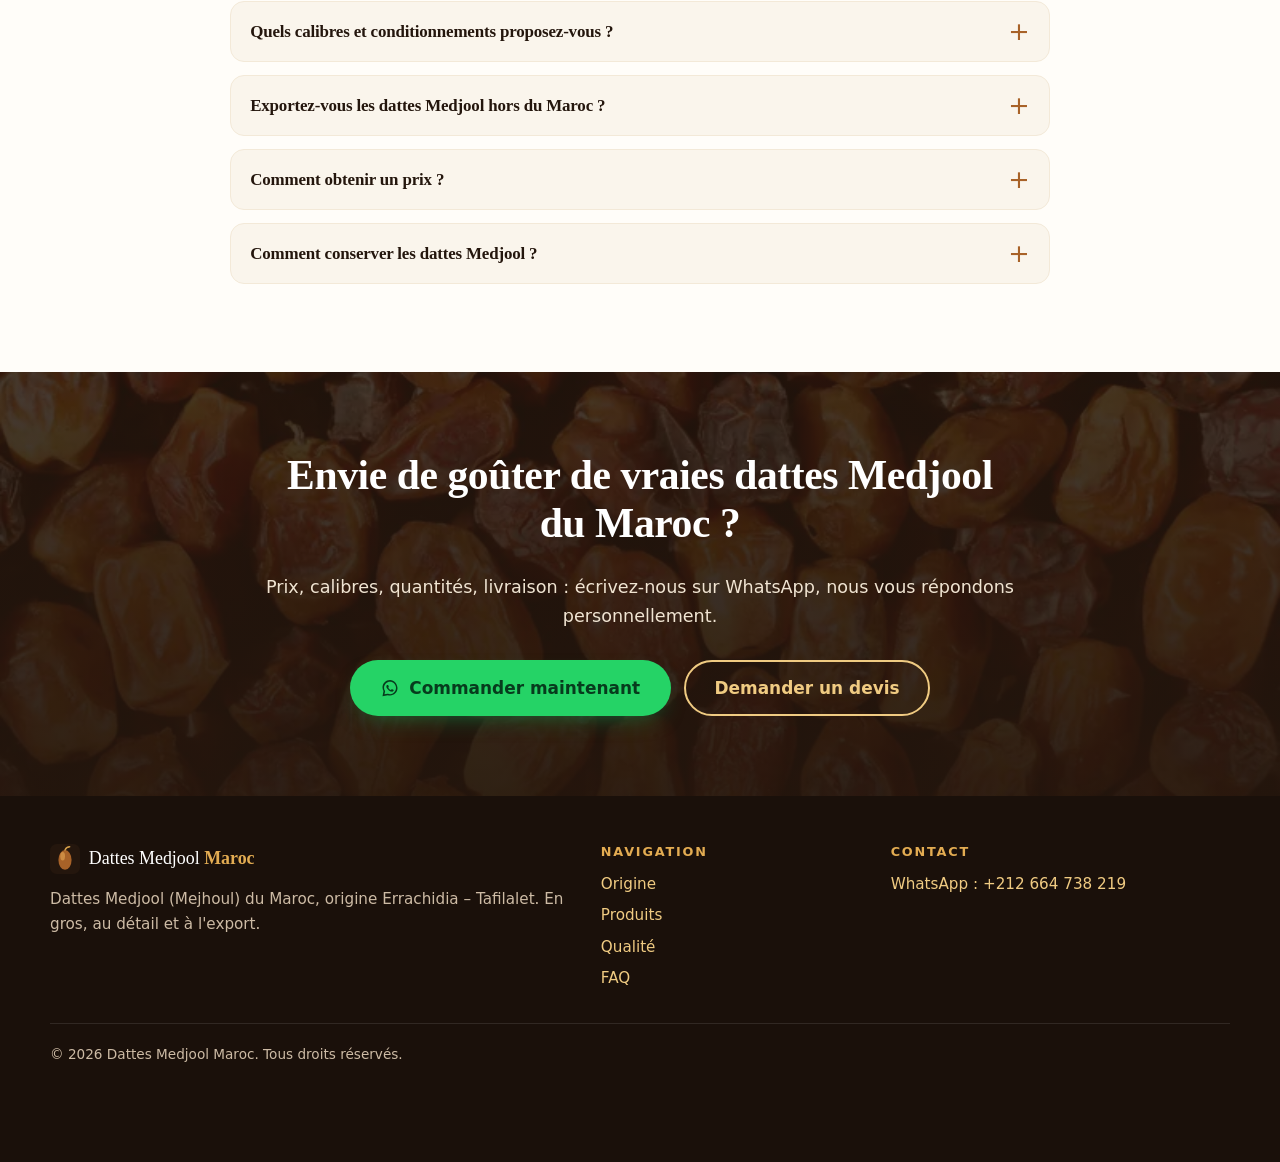
<file: fr/index.html>
<!DOCTYPE html>
<html lang="fr">
<head>
  <!-- ============================================================
       GOOGLE TAG MANAGER (HEAD) — à ajouter plus tard
       Collez ici le 1er extrait GTM (<script>…GTM-XXXXXXX…</script>),
       le plus haut possible dans <head>. Aucun suivi n'est installé pour l'instant.
       ============================================================ -->

  <meta charset="utf-8">
  <meta name="viewport" content="width=device-width, initial-scale=1">
  <title>Dattes Medjool Maroc | Fournisseur de dattes Mejhoul du Tafilalet</title>
  <meta name="description" content="Dattes Medjool du Maroc (Mejhoul) d&#x27;Errachidia – Tafilalet. Fournisseur de dattes medjool en gros et au détail, export possible. Demandez un devis sur WhatsApp.">
  <meta name="robots" content="index, follow, max-image-preview:large">
  <meta name="theme-color" content="#24160d">
  <!-- Domain is set in tools/build.py (SITE). EN = /, FR = /fr/, ES = /es/ -->
  <link rel="canonical" href="https://medjooldateswholesale.vercel.app/fr/">
  <link rel="alternate" hreflang="en" href="https://medjooldateswholesale.vercel.app/">
  <link rel="alternate" hreflang="fr" href="https://medjooldateswholesale.vercel.app/fr/">
  <link rel="alternate" hreflang="es" href="https://medjooldateswholesale.vercel.app/es/">
  <link rel="alternate" hreflang="x-default" href="https://medjooldateswholesale.vercel.app/">

  <meta property="og:type" content="website">
  <meta property="og:site_name" content="Dattes Medjool Maroc">
  <meta property="og:url" content="https://medjooldateswholesale.vercel.app/fr/">
  <meta property="og:title" content="Dattes Medjool Maroc – Dattes Mejhoul premium du Tafilalet">
  <meta property="og:description" content="Dattes Mejhoul du Maroc, origine Errachidia – Tafilalet. En gros, au détail et à l&#x27;export. Contactez-nous sur WhatsApp.">
  <meta property="og:locale" content="fr_FR">
  <meta property="og:locale:alternate" content="en_US">
  <meta property="og:locale:alternate" content="es_ES">
  <meta property="og:image" content="https://medjooldateswholesale.vercel.app/images/og-image.jpg">
  <meta property="og:image:width" content="1200">
  <meta property="og:image:height" content="630">
  <meta property="og:image:alt" content="Dattes Medjool du Maroc dans une assiette sur un linge en lin">
  <meta name="twitter:card" content="summary_large_image">
  <meta name="twitter:title" content="Dattes Medjool Maroc – Dattes Mejhoul premium du Tafilalet">
  <meta name="twitter:description" content="Dattes Mejhoul du Maroc, origine Errachidia – Tafilalet. En gros, au détail et à l&#x27;export. Contactez-nous sur WhatsApp.">
  <meta name="twitter:image" content="https://medjooldateswholesale.vercel.app/images/og-image.jpg">

  <link rel="icon" href="/favicon.svg" type="image/svg+xml">
  <link rel="apple-touch-icon" href="/images/apple-touch-icon.png">
  <link rel="preload" as="image" href="/images/dattes-medjool-maroc-800.webp" imagesrcset="/images/dattes-medjool-maroc-480.webp 480w, /images/dattes-medjool-maroc-800.webp 800w" imagesizes="(min-width: 900px) 42vw, 100vw" fetchpriority="high">
  <link rel="stylesheet" href="/css/style.css">

  <script type="application/ld+json" id="ld-org">
{
  "@context": "https://schema.org",
  "@graph": [
    {
      "@type": "Organization",
      "@id": "https://medjooldateswholesale.vercel.app/#organization",
      "name": "Dattes Medjool Maroc",
      "url": "https://medjooldateswholesale.vercel.app/",
      "logo": "https://medjooldateswholesale.vercel.app/images/apple-touch-icon.png",
      "image": "https://medjooldateswholesale.vercel.app/images/og-image.jpg",
      "telephone": "+212664738219",
      "contactPoint": {
        "@type": "ContactPoint",
        "telephone": "+212664738219",
        "contactType": "sales",
        "url": "https://wa.me/212664738219",
        "availableLanguage": [
          "English",
          "French",
          "Spanish"
        ]
      }
    },
    {
      "@type": "WebSite",
      "@id": "https://medjooldateswholesale.vercel.app/#website",
      "url": "https://medjooldateswholesale.vercel.app/",
      "name": "Dattes Medjool Maroc",
      "inLanguage": [
        "en",
        "fr",
        "es"
      ],
      "publisher": {
        "@id": "https://medjooldateswholesale.vercel.app/#organization"
      }
    }
  ]
}
  </script>
  <script type="application/ld+json" id="ld-faq">
{
  "@context": "https://schema.org",
  "@type": "FAQPage",
  "inLanguage": "fr",
  "mainEntity": [
    {
      "@type": "Question",
      "name": "Quelle est la différence entre datte Medjool et datte Mejhoul ?",
      "acceptedAnswer": {
        "@type": "Answer",
        "text": "Il s'agit de la même variété. « Mejhoul » est le nom d'origine marocaine, « Medjool » est l'orthographe la plus utilisée à l'international. Elle est réputée pour sa grande taille, sa chair moelleuse et son goût de caramel."
      }
    },
    {
      "@type": "Question",
      "name": "D'où viennent vos dattes Medjool ?",
      "acceptedAnswer": {
        "@type": "Answer",
        "text": "Nos dattes viennent du Maroc, de la région d'Errachidia – Tafilalet, dans le sud-est du pays, berceau historique de la datte Mejhoul."
      }
    },
    {
      "@type": "Question",
      "name": "Vendez-vous des dattes medjool en gros ?",
      "acceptedAnswer": {
        "@type": "Answer",
        "text": "Oui. Nous répondons aux demandes des particuliers comme des professionnels (grossistes, commerces, restaurateurs, importateurs). Indiquez-nous la quantité souhaitée sur WhatsApp pour recevoir un devis."
      }
    },
    {
      "@type": "Question",
      "name": "Quels calibres et conditionnements proposez-vous ?",
      "acceptedAnswer": {
        "@type": "Answer",
        "text": "Les calibres et formats (vrac, cartons, boîtes, coffrets) dépendent de la récolte et de votre besoin. Écrivez-nous sur WhatsApp pour connaître les disponibilités du moment."
      }
    },
    {
      "@type": "Question",
      "name": "Exportez-vous les dattes Medjool hors du Maroc ?",
      "acceptedAnswer": {
        "@type": "Answer",
        "text": "Les demandes d'export sont étudiées au cas par cas. Les conditions (documents, transport, délais) dépendent du pays de destination : contactez-nous sur WhatsApp pour en parler."
      }
    },
    {
      "@type": "Question",
      "name": "Comment obtenir un prix ?",
      "acceptedAnswer": {
        "@type": "Answer",
        "text": "Envoyez-nous un message sur WhatsApp en précisant le produit, la quantité et la ville ou le pays de livraison. Nous vous répondons avec une offre personnalisée."
      }
    },
    {
      "@type": "Question",
      "name": "Comment conserver les dattes Medjool ?",
      "acceptedAnswer": {
        "@type": "Answer",
        "text": "Conservez-les dans un endroit frais et sec, à l'abri de la lumière, dans un contenant fermé. Au réfrigérateur, elles gardent plus longtemps leur moelleux."
      }
    }
  ]
}
  </script>
</head>
<body>
  <!-- ============================================================
       GOOGLE TAG MANAGER (BODY / noscript) — à ajouter plus tard
       Collez ici le 2e extrait GTM (<noscript><iframe …GTM-XXXXXXX…></iframe></noscript>),
       juste après l'ouverture de <body>.
       Les liens WhatsApp portent data-cta="whatsapp" et data-cta-location="…"
       pour créer facilement des déclencheurs GTM (clic WhatsApp).
       ============================================================ -->

  <a class="skip" href="#main">Aller au contenu</a>

  <header class="header" id="top">
    <div class="container header__inner">
      <a class="brand" href="#top" aria-label="Dattes Medjool Maroc – accueil">
        <img src="/favicon.svg" alt="" width="34" height="34">
        <span>Dattes Medjool <strong>Maroc</strong></span>
      </a>
      <nav class="nav" id="nav" aria-label="Navigation principale">
        <a href="#origine">Origine</a>
        <a href="#produits">Produits</a>
        <a href="#pourquoi">Pourquoi nous</a>
        <a href="#qualite">Qualité</a>
        <a href="#faq">FAQ</a>
        <a href="#contact">Contact</a>
      </nav>
      <div class="header__actions">
        <nav class="lang" aria-label="Choisir la langue">
          <a href="/" hreflang="en" lang="en">EN</a>
          <a href="/fr/" hreflang="fr" lang="fr" aria-current="page">FR</a>
          <a href="/es/" hreflang="es" lang="es">ES</a>
        </nav>
        <a class="btn btn--wa btn--sm header__wa" href="https://wa.me/212664738219?text=Bonjour%2C%20je%20suis%20int%C3%A9ress%C3%A9%28e%29%20par%20vos%20dattes%20Medjool%20du%20Maroc.%20Pouvez-vous%20m%27envoyer%20vos%20prix%20et%20disponibilit%C3%A9s%20%3F" target="_blank" rel="noopener" data-cta="whatsapp" data-cta-location="header"><svg class="i-wa" viewBox="0 0 32 32" width="20" height="20" aria-hidden="true" focusable="false"><path fill="currentColor" d="M16.04 3C9.4 3 4 8.33 4 14.9c0 2.1.56 4.15 1.62 5.95L4 29l8.4-1.6a12.2 12.2 0 0 0 3.64.55C22.66 27.95 28 22.62 28 16.05 28 9.48 22.66 3 16.04 3zm0 22.8c-1.13 0-2.24-.18-3.3-.53l-.6-.2-4.98.95.97-4.83-.22-.6a9.6 9.6 0 0 1-1.44-5.1c0-5.3 4.3-9.6 9.57-9.6s9.57 4.3 9.57 9.6-4.3 10.31-9.57 10.31zm5.27-7.07c-.29-.14-1.7-.83-1.96-.92-.27-.1-.46-.14-.65.14-.2.29-.75.92-.92 1.1-.17.2-.34.22-.63.08-.29-.15-1.22-.45-2.32-1.43-.86-.76-1.44-1.7-1.6-1.99-.17-.29-.02-.44.12-.58.13-.13.29-.34.43-.5.15-.18.2-.3.29-.49.1-.19.05-.36-.02-.5-.07-.15-.65-1.56-.89-2.13-.23-.56-.47-.48-.65-.49h-.55c-.19 0-.5.07-.77.36-.26.29-1 .98-1 2.4 0 1.4 1.03 2.77 1.17 2.96.15.19 2.03 3.1 4.92 4.34.69.3 1.22.47 1.64.6.69.22 1.32.19 1.81.12.55-.08 1.7-.69 1.94-1.36.24-.67.24-1.25.17-1.37-.07-.12-.26-.19-.55-.33z"/></svg><span>WhatsApp</span></a>
        <button class="burger" type="button" aria-controls="nav" aria-expanded="false" aria-label="Ouvrir le menu"><span></span><span></span><span></span></button>
      </div>
    </div>
  </header>

  <main id="main">
    <!-- HERO -->
    <section class="hero" aria-labelledby="hero-title">
      <div class="container hero__grid">
        <div class="hero__text">
          <p class="eyebrow">Errachidia · Tafilalet · Maroc</p>
          <h1 id="hero-title">Dattes Medjool du Maroc, la reine des dattes du Tafilalet</h1>
          <p class="lead">Dattes Mejhoul charnues, moelleuses et naturellement sucrées, issues des palmeraies d&#x27;Errachidia. Pour les particuliers, les commerces et les importateurs : dattes medjool en gros, au détail et à l&#x27;export.</p>
          <div class="cta-row">
            <a class="btn btn--wa" href="https://wa.me/212664738219?text=Bonjour%2C%20je%20suis%20int%C3%A9ress%C3%A9%28e%29%20par%20vos%20dattes%20Medjool%20du%20Maroc.%20Pouvez-vous%20m%27envoyer%20vos%20prix%20et%20disponibilit%C3%A9s%20%3F" target="_blank" rel="noopener" data-cta="whatsapp" data-cta-location="hero"><svg class="i-wa" viewBox="0 0 32 32" width="20" height="20" aria-hidden="true" focusable="false"><path fill="currentColor" d="M16.04 3C9.4 3 4 8.33 4 14.9c0 2.1.56 4.15 1.62 5.95L4 29l8.4-1.6a12.2 12.2 0 0 0 3.64.55C22.66 27.95 28 22.62 28 16.05 28 9.48 22.66 3 16.04 3zm0 22.8c-1.13 0-2.24-.18-3.3-.53l-.6-.2-4.98.95.97-4.83-.22-.6a9.6 9.6 0 0 1-1.44-5.1c0-5.3 4.3-9.6 9.57-9.6s9.57 4.3 9.57 9.6-4.3 10.31-9.57 10.31zm5.27-7.07c-.29-.14-1.7-.83-1.96-.92-.27-.1-.46-.14-.65.14-.2.29-.75.92-.92 1.1-.17.2-.34.22-.63.08-.29-.15-1.22-.45-2.32-1.43-.86-.76-1.44-1.7-1.6-1.99-.17-.29-.02-.44.12-.58.13-.13.29-.34.43-.5.15-.18.2-.3.29-.49.1-.19.05-.36-.02-.5-.07-.15-.65-1.56-.89-2.13-.23-.56-.47-.48-.65-.49h-.55c-.19 0-.5.07-.77.36-.26.29-1 .98-1 2.4 0 1.4 1.03 2.77 1.17 2.96.15.19 2.03 3.1 4.92 4.34.69.3 1.22.47 1.64.6.69.22 1.32.19 1.81.12.55-.08 1.7-.69 1.94-1.36.24-.67.24-1.25.17-1.37-.07-.12-.26-.19-.55-.33z"/></svg><span>Contactez-nous sur WhatsApp</span></a>
            <a class="btn btn--ghost" href="https://wa.me/212664738219?text=Bonjour%2C%20je%20suis%20int%C3%A9ress%C3%A9%28e%29%20par%20vos%20dattes%20Medjool%20du%20Maroc.%20Pouvez-vous%20m%27envoyer%20vos%20prix%20et%20disponibilit%C3%A9s%20%3F" target="_blank" rel="noopener" data-cta="whatsapp" data-cta-location="hero-quote"><span>Demander un devis</span></a>
          </div>
          <p class="hero__note">Prix, calibres et disponibilités : réponse personnalisée sur WhatsApp.</p>
        </div>
        <figure class="hero__media">
          <img src="/images/dattes-medjool-maroc-800.webp" srcset="/images/dattes-medjool-maroc-480.webp 480w, /images/dattes-medjool-maroc-800.webp 800w" sizes="(min-width: 900px) 42vw, 100vw" width="800" height="1000" alt="Dattes Medjool du Maroc dans une assiette sur un linge en lin" fetchpriority="high" decoding="async">
        </figure>
      </div>
    </section>

    <!-- TRUST BAR -->
    <section class="trust" aria-label="Points clés">
      <ul class="container trust__list">
        <li><span class="ico" aria-hidden="true">◆</span><span>Origine Errachidia – Tafilalet</span></li>
        <li><span class="ico" aria-hidden="true">◆</span><span>Variété Medjool (Mejhoul)</span></li>
        <li><span class="ico" aria-hidden="true">◆</span><span>En gros, au détail et à l&#x27;export</span></li>
        <li><span class="ico" aria-hidden="true">◆</span><span>Contact direct sur WhatsApp</span></li>
      </ul>
    </section>

    <!-- ORIGINE -->
    <section class="section" id="origine" aria-labelledby="about-title">
      <div class="container split">
        <figure class="split__media">
          <img src="/images/palmeraie-tafilalet-800.webp" srcset="/images/palmeraie-tafilalet-480.webp 480w, /images/palmeraie-tafilalet-800.webp 800w" sizes="(min-width: 900px) 40vw, 100vw" width="800" height="1000" alt="Palmeraie et village d&#x27;une oasis dans le sud-est du Maroc" loading="lazy" decoding="async">
        </figure>
        <div>
          <p class="kicker">Origine &amp; terroir</p>
          <h2 id="about-title">Des dattes Mejhoul nées dans les oasis du Tafilalet</h2>
          <p>Au sud-est du Maroc, la région d&#x27;Errachidia et le Tafilalet sont le berceau historique de la datte Mejhoul. Le climat chaud et sec des oasis, l&#x27;eau des palmeraies et le savoir-faire local donnent des fruits généreux à la chair fondante et au goût de caramel.</p>
          <p>Nous proposons des dattes medjool du Maroc sélectionnées avec soin, pour la consommation, la revente ou la distribution. Chaque demande est traitée en direct : vous nous dites ce dont vous avez besoin, nous vous répondons avec une offre adaptée.</p>
          <div class="steps">
            <div class="step"><span class="step__n">01</span><h3>Récolte</h3><p>Les dattes Medjool sont récoltées à maturité, à la saison, dans les palmeraies de la région.</p></div>
            <div class="step"><span class="step__n">02</span><h3>Sélection</h3><p>Les fruits sont triés selon leur aspect, leur texture et leur calibre avant d&#x27;être conditionnés.</p></div>
            <div class="step"><span class="step__n">03</span><h3>Conditionnement</h3><p>Vrac, cartons ou boîtes : le format est choisi selon votre usage et votre destination.</p></div>
          </div>
        </div>
      </div>
    </section>

    <!-- PRODUITS -->
    <section class="section section--cream" id="produits" aria-labelledby="products-title">
      <div class="container">
        <div class="section__head">
          <p class="kicker">Produits &amp; conditionnement</p>
          <h2 id="products-title">Nos dattes Medjool : formats pour chaque besoin</h2>
          <p class="lead">Dattes Mejhoul du Maroc pour la table, la boutique ou l&#x27;import. Les calibres et formats disponibles dépendent de la récolte : demandez-nous la disponibilité du moment.</p>
        </div>
        <div class="products">
          <figure class="products__media">
            <img src="/images/dattes-mejhoul-800.webp" srcset="/images/dattes-mejhoul-480.webp 480w, /images/dattes-mejhoul-800.webp 800w" sizes="(min-width: 900px) 30vw, 100vw" width="800" height="1000" alt="Quatre dattes Mejhoul posées sur un tissu blanc" loading="lazy" decoding="async">
          </figure>
          <div class="cards">
            <article class="card">
              <h3>Dattes Medjool premium</h3>
              <p>Gros calibres charnus et moelleux, idéaux pour la dégustation, les fêtes et les cadeaux.</p>
              <ul class="checks"><li>Calibres selon disponibilité (ex. Jumbo, Large, Medium)</li><li>Fruits entiers, avec noyau</li></ul>
              <a class="btn btn--gold btn--sm" href="https://wa.me/212664738219?text=Bonjour%2C%20je%20suis%20int%C3%A9ress%C3%A9%28e%29%20par%20vos%20dattes%20Medjool%20du%20Maroc.%20Pouvez-vous%20m%27envoyer%20vos%20prix%20et%20disponibilit%C3%A9s%20%3F" target="_blank" rel="noopener" data-cta="whatsapp" data-cta-location="product-premium"><span>Commander maintenant</span></a>
            </article>
            <article class="card card--featured">
              <h3>Dattes medjool en gros</h3>
              <p>Pour grossistes, épiceries fines, restaurateurs et importateurs à la recherche d&#x27;un fournisseur de dattes medjool au Maroc.</p>
              <ul class="checks"><li>Vente en vrac ou en cartons</li><li>Export : conditions selon la destination</li></ul>
              <a class="btn btn--gold btn--sm" href="https://wa.me/212664738219?text=Bonjour%2C%20je%20suis%20int%C3%A9ress%C3%A9%28e%29%20par%20vos%20dattes%20Medjool%20du%20Maroc.%20Pouvez-vous%20m%27envoyer%20vos%20prix%20et%20disponibilit%C3%A9s%20%3F" target="_blank" rel="noopener" data-cta="whatsapp" data-cta-location="product-wholesale"><span>Demander un devis</span></a>
            </article>
            <article class="card">
              <h3>Boîtes &amp; coffrets</h3>
              <p>Des formats soignés pour la revente, le Ramadan, les fêtes de fin d&#x27;année ou les cadeaux d&#x27;entreprise.</p>
              <ul class="checks"><li>Formats et quantités à définir ensemble</li><li>Idéal pour la revente au détail</li></ul>
              <a class="btn btn--gold btn--sm" href="https://wa.me/212664738219?text=Bonjour%2C%20je%20suis%20int%C3%A9ress%C3%A9%28e%29%20par%20vos%20dattes%20Medjool%20du%20Maroc.%20Pouvez-vous%20m%27envoyer%20vos%20prix%20et%20disponibilit%C3%A9s%20%3F" target="_blank" rel="noopener" data-cta="whatsapp" data-cta-location="product-boxes"><span>Contactez-nous sur WhatsApp</span></a>
            </article>
          </div>
        </div>
      </div>
    </section>

    <!-- POURQUOI NOUS -->
    <section class="section" id="pourquoi" aria-labelledby="why-title">
      <div class="container">
        <div class="section__head">
          <p class="kicker">Pourquoi nous choisir</p>
          <h2 id="why-title">Un fournisseur de dattes medjool au Maroc, en direct</h2>
        </div>
        <div class="features">
          <div class="feature"><span class="feature__ico" aria-hidden="true"><svg viewBox="0 0 24 24" width="26" height="26" aria-hidden="true"><path fill="none" stroke="currentColor" stroke-width="1.6" stroke-linecap="round" d="M12 22c0-5 .5-9 1-12M13 10c-2-3-6-4-9-2M13 10c1-3 5-5 8-3M13 10c-3-1-6 1-7 4M13 10c3-1 6 1 6 5M13 10c0-3-1-5-3-7"/></svg></span><h3>Le terroir du Tafilalet</h3><p>Des dattes issues de la région d&#x27;Errachidia, référence historique de la Mejhoul au Maroc.</p></div>
          <div class="feature"><span class="feature__ico" aria-hidden="true"><svg viewBox="0 0 24 24" width="26" height="26" aria-hidden="true"><path fill="none" stroke="currentColor" stroke-width="1.6" stroke-linejoin="round" d="M12 3l2.6 5.6 6 .7-4.5 4.1 1.2 6L12 16.4 6.7 19.4l1.2-6L3.4 9.3l6-.7z"/></svg></span><h3>La vraie Medjool</h3><p>Une seule variété, la Medjool (Mejhoul) : grosse, tendre, au goût riche de caramel et de miel.</p></div>
          <div class="feature"><span class="feature__ico" aria-hidden="true"><svg viewBox="0 0 24 24" width="26" height="26" aria-hidden="true"><path fill="none" stroke="currentColor" stroke-width="1.6" stroke-linecap="round" stroke-linejoin="round" d="M12 4v16M7 20h10M5 7h14M5 7l-3 6a3 3 0 0 0 6 0zM19 7l-3 6a3 3 0 0 0 6 0z"/></svg></span><h3>Sur mesure</h3><p>Calibre, format et quantité selon votre projet, du particulier au professionnel.</p></div>
          <div class="feature"><span class="feature__ico" aria-hidden="true"><svg viewBox="0 0 24 24" width="26" height="26" aria-hidden="true"><path fill="none" stroke="currentColor" stroke-width="1.6" stroke-linejoin="round" d="M4 5h16v11H9l-5 4z"/></svg></span><h3>Un contact direct</h3><p>Une question, un devis, une commande : tout se règle simplement sur WhatsApp.</p></div>
        </div>
        <div class="center"><a class="btn btn--wa" href="https://wa.me/212664738219?text=Bonjour%2C%20je%20suis%20int%C3%A9ress%C3%A9%28e%29%20par%20vos%20dattes%20Medjool%20du%20Maroc.%20Pouvez-vous%20m%27envoyer%20vos%20prix%20et%20disponibilit%C3%A9s%20%3F" target="_blank" rel="noopener" data-cta="whatsapp" data-cta-location="why"><svg class="i-wa" viewBox="0 0 32 32" width="20" height="20" aria-hidden="true" focusable="false"><path fill="currentColor" d="M16.04 3C9.4 3 4 8.33 4 14.9c0 2.1.56 4.15 1.62 5.95L4 29l8.4-1.6a12.2 12.2 0 0 0 3.64.55C22.66 27.95 28 22.62 28 16.05 28 9.48 22.66 3 16.04 3zm0 22.8c-1.13 0-2.24-.18-3.3-.53l-.6-.2-4.98.95.97-4.83-.22-.6a9.6 9.6 0 0 1-1.44-5.1c0-5.3 4.3-9.6 9.57-9.6s9.57 4.3 9.57 9.6-4.3 10.31-9.57 10.31zm5.27-7.07c-.29-.14-1.7-.83-1.96-.92-.27-.1-.46-.14-.65.14-.2.29-.75.92-.92 1.1-.17.2-.34.22-.63.08-.29-.15-1.22-.45-2.32-1.43-.86-.76-1.44-1.7-1.6-1.99-.17-.29-.02-.44.12-.58.13-.13.29-.34.43-.5.15-.18.2-.3.29-.49.1-.19.05-.36-.02-.5-.07-.15-.65-1.56-.89-2.13-.23-.56-.47-.48-.65-.49h-.55c-.19 0-.5.07-.77.36-.26.29-1 .98-1 2.4 0 1.4 1.03 2.77 1.17 2.96.15.19 2.03 3.1 4.92 4.34.69.3 1.22.47 1.64.6.69.22 1.32.19 1.81.12.55-.08 1.7-.69 1.94-1.36.24-.67.24-1.25.17-1.37-.07-.12-.26-.19-.55-.33z"/></svg><span>Demander un devis</span></a></div>
      </div>
    </section>

    <!-- QUALITÉ & CERTIFICATIONS -->
    <section class="section section--dark" id="qualite" aria-labelledby="quality-title">
      <div class="container quality">
        <div>
          <p class="kicker">Qualité &amp; certifications</p>
          <h2 id="quality-title">Notre engagement qualité</h2>
          <p class="lead">Nous voulons que chaque datte Medjool du Maroc que vous recevez soit à la hauteur de sa réputation.</p>
          <ul class="checks checks--light">
            <li>Des fruits charnus, moelleux et bien présentés</li>
            <li>Un tri attentif de l&#x27;aspect et du calibre</li>
            <li>Un conditionnement adapté au transport et à la conservation</li>
            <li>Une information claire sur l&#x27;origine des dattes</li>
          </ul>
        </div>
        <div class="quality__box">
          <!-- TODO (Jose) : ajoutez ici vos VRAIES certifications (ex. ONSSA, ISO, bio…) uniquement
               si vous les détenez, avec leurs logos/numéros. Rien n'est affiché pour l'instant. -->
          <p>Vous êtes importateur ou distributeur ? Contactez-nous sur WhatsApp pour vérifier ensemble les documents, fiches produit et certifications nécessaires pour votre marché.</p>
          <a class="btn btn--wa" href="https://wa.me/212664738219?text=Bonjour%2C%20je%20suis%20int%C3%A9ress%C3%A9%28e%29%20par%20vos%20dattes%20Medjool%20du%20Maroc.%20Pouvez-vous%20m%27envoyer%20vos%20prix%20et%20disponibilit%C3%A9s%20%3F" target="_blank" rel="noopener" data-cta="whatsapp" data-cta-location="quality"><svg class="i-wa" viewBox="0 0 32 32" width="20" height="20" aria-hidden="true" focusable="false"><path fill="currentColor" d="M16.04 3C9.4 3 4 8.33 4 14.9c0 2.1.56 4.15 1.62 5.95L4 29l8.4-1.6a12.2 12.2 0 0 0 3.64.55C22.66 27.95 28 22.62 28 16.05 28 9.48 22.66 3 16.04 3zm0 22.8c-1.13 0-2.24-.18-3.3-.53l-.6-.2-4.98.95.97-4.83-.22-.6a9.6 9.6 0 0 1-1.44-5.1c0-5.3 4.3-9.6 9.57-9.6s9.57 4.3 9.57 9.6-4.3 10.31-9.57 10.31zm5.27-7.07c-.29-.14-1.7-.83-1.96-.92-.27-.1-.46-.14-.65.14-.2.29-.75.92-.92 1.1-.17.2-.34.22-.63.08-.29-.15-1.22-.45-2.32-1.43-.86-.76-1.44-1.7-1.6-1.99-.17-.29-.02-.44.12-.58.13-.13.29-.34.43-.5.15-.18.2-.3.29-.49.1-.19.05-.36-.02-.5-.07-.15-.65-1.56-.89-2.13-.23-.56-.47-.48-.65-.49h-.55c-.19 0-.5.07-.77.36-.26.29-1 .98-1 2.4 0 1.4 1.03 2.77 1.17 2.96.15.19 2.03 3.1 4.92 4.34.69.3 1.22.47 1.64.6.69.22 1.32.19 1.81.12.55-.08 1.7-.69 1.94-1.36.24-.67.24-1.25.17-1.37-.07-.12-.26-.19-.55-.33z"/></svg><span>Contactez-nous sur WhatsApp</span></a>
        </div>
      </div>
    </section>

    <!-- CE QUE NOS CLIENTS RECHERCHENT (à la place de faux témoignages) -->
    <section class="section section--cream" id="avis" aria-labelledby="values-title">
      <div class="container">
        <div class="section__head">
          <p class="kicker">Ce que nos clients recherchent</p>
          <h2 id="values-title">Ce qui compte pour ceux qui achètent des dattes Medjool</h2>
        </div>
        <div class="values">
          <div class="value"><span class="value__mark" aria-hidden="true">“</span><h3>Le goût</h3><p>Une datte fondante, sucrée naturellement, qui se suffit à elle-même.</p></div>
          <div class="value"><span class="value__mark" aria-hidden="true">“</span><h3>La régularité</h3><p>Des fruits homogènes en taille et en aspect, d&#x27;une commande à l&#x27;autre.</p></div>
          <div class="value"><span class="value__mark" aria-hidden="true">“</span><h3>La simplicité</h3><p>Un interlocuteur joignable, des réponses claires et un devis rapide à obtenir.</p></div>
        </div>
        <!-- TODO (Jose) : TÉMOIGNAGES CLIENTS — à ajouter seulement avec de vrais avis, avec l'accord des clients.
             Modèle (ajoutez les clés dans tools/translations.json pour EN / FR / ES, puis python3 tools/build.py) :
        <div class="testimonials">
          <blockquote class="testimonial">
            <p>« Vrai avis client ici »</p>
            <footer>Prénom, ville / entreprise</footer>
          </blockquote>
        </div>
        -->
      </div>
    </section>

    <!-- FAQ -->
    <section class="section" id="faq" aria-labelledby="faq-title">
      <div class="container container--narrow">
        <div class="section__head">
          <p class="kicker">Questions fréquentes</p>
          <h2 id="faq-title">FAQ – Dattes Medjool du Maroc</h2>
        </div>
        <div class="faq">
          <details class="faq__item" open>
            <summary><h3>Quelle est la différence entre datte Medjool et datte Mejhoul ?</h3></summary>
            <p>Il s'agit de la même variété. « Mejhoul » est le nom d'origine marocaine, « Medjool » est l'orthographe la plus utilisée à l'international. Elle est réputée pour sa grande taille, sa chair moelleuse et son goût de caramel.</p>
          </details>
          <details class="faq__item">
            <summary><h3>D'où viennent vos dattes Medjool ?</h3></summary>
            <p>Nos dattes viennent du Maroc, de la région d'Errachidia – Tafilalet, dans le sud-est du pays, berceau historique de la datte Mejhoul.</p>
          </details>
          <details class="faq__item">
            <summary><h3>Vendez-vous des dattes medjool en gros ?</h3></summary>
            <p>Oui. Nous répondons aux demandes des particuliers comme des professionnels (grossistes, commerces, restaurateurs, importateurs). Indiquez-nous la quantité souhaitée sur WhatsApp pour recevoir un devis.</p>
          </details>
          <details class="faq__item">
            <summary><h3>Quels calibres et conditionnements proposez-vous ?</h3></summary>
            <p>Les calibres et formats (vrac, cartons, boîtes, coffrets) dépendent de la récolte et de votre besoin. Écrivez-nous sur WhatsApp pour connaître les disponibilités du moment.</p>
          </details>
          <details class="faq__item">
            <summary><h3>Exportez-vous les dattes Medjool hors du Maroc ?</h3></summary>
            <p>Les demandes d'export sont étudiées au cas par cas. Les conditions (documents, transport, délais) dépendent du pays de destination : contactez-nous sur WhatsApp pour en parler.</p>
          </details>
          <details class="faq__item">
            <summary><h3>Comment obtenir un prix ?</h3></summary>
            <p>Envoyez-nous un message sur WhatsApp en précisant le produit, la quantité et la ville ou le pays de livraison. Nous vous répondons avec une offre personnalisée.</p>
          </details>
          <details class="faq__item">
            <summary><h3>Comment conserver les dattes Medjool ?</h3></summary>
            <p>Conservez-les dans un endroit frais et sec, à l'abri de la lumière, dans un contenant fermé. Au réfrigérateur, elles gardent plus longtemps leur moelleux.</p>
          </details>
        </div>
      </div>
    </section>

    <!-- CTA FINAL -->
    <section class="final" id="contact" aria-labelledby="final-title">
      <picture>
        <source media="(min-width: 800px)" srcset="/images/dattes-medjool-en-gros-1400.webp">
        <img class="final__bg" src="/images/dattes-medjool-en-gros-800.webp" width="800" height="350" alt="" loading="lazy" decoding="async">
      </picture>
      <div class="container final__inner">
        <h2 id="final-title">Envie de goûter de vraies dattes Medjool du Maroc ?</h2>
        <p>Prix, calibres, quantités, livraison : écrivez-nous sur WhatsApp, nous vous répondons personnellement.</p>
        <div class="cta-row cta-row--center">
          <a class="btn btn--wa btn--lg" href="https://wa.me/212664738219?text=Bonjour%2C%20je%20suis%20int%C3%A9ress%C3%A9%28e%29%20par%20vos%20dattes%20Medjool%20du%20Maroc.%20Pouvez-vous%20m%27envoyer%20vos%20prix%20et%20disponibilit%C3%A9s%20%3F" target="_blank" rel="noopener" data-cta="whatsapp" data-cta-location="final"><svg class="i-wa" viewBox="0 0 32 32" width="20" height="20" aria-hidden="true" focusable="false"><path fill="currentColor" d="M16.04 3C9.4 3 4 8.33 4 14.9c0 2.1.56 4.15 1.62 5.95L4 29l8.4-1.6a12.2 12.2 0 0 0 3.64.55C22.66 27.95 28 22.62 28 16.05 28 9.48 22.66 3 16.04 3zm0 22.8c-1.13 0-2.24-.18-3.3-.53l-.6-.2-4.98.95.97-4.83-.22-.6a9.6 9.6 0 0 1-1.44-5.1c0-5.3 4.3-9.6 9.57-9.6s9.57 4.3 9.57 9.6-4.3 10.31-9.57 10.31zm5.27-7.07c-.29-.14-1.7-.83-1.96-.92-.27-.1-.46-.14-.65.14-.2.29-.75.92-.92 1.1-.17.2-.34.22-.63.08-.29-.15-1.22-.45-2.32-1.43-.86-.76-1.44-1.7-1.6-1.99-.17-.29-.02-.44.12-.58.13-.13.29-.34.43-.5.15-.18.2-.3.29-.49.1-.19.05-.36-.02-.5-.07-.15-.65-1.56-.89-2.13-.23-.56-.47-.48-.65-.49h-.55c-.19 0-.5.07-.77.36-.26.29-1 .98-1 2.4 0 1.4 1.03 2.77 1.17 2.96.15.19 2.03 3.1 4.92 4.34.69.3 1.22.47 1.64.6.69.22 1.32.19 1.81.12.55-.08 1.7-.69 1.94-1.36.24-.67.24-1.25.17-1.37-.07-.12-.26-.19-.55-.33z"/></svg><span>Commander maintenant</span></a>
          <a class="btn btn--ghost-light btn--lg" href="https://wa.me/212664738219?text=Bonjour%2C%20je%20suis%20int%C3%A9ress%C3%A9%28e%29%20par%20vos%20dattes%20Medjool%20du%20Maroc.%20Pouvez-vous%20m%27envoyer%20vos%20prix%20et%20disponibilit%C3%A9s%20%3F" target="_blank" rel="noopener" data-cta="whatsapp" data-cta-location="final-quote"><span>Demander un devis</span></a>
        </div>
      </div>
    </section>
  </main>

  <footer class="footer">
    <div class="container footer__grid">
      <div>
        <p class="brand brand--footer"><img src="/favicon.svg" alt="" width="30" height="30" loading="lazy"><span>Dattes Medjool <strong>Maroc</strong></span></p>
        <p>Dattes Medjool (Mejhoul) du Maroc, origine Errachidia – Tafilalet. En gros, au détail et à l&#x27;export.</p>
      </div>
      <div>
        <h2 class="footer__h">Navigation</h2>
        <ul class="footer__links">
          <li><a href="#origine">Origine</a></li>
          <li><a href="#produits">Produits</a></li>
          <li><a href="#qualite">Qualité</a></li>
          <li><a href="#faq">FAQ</a></li>
        </ul>
      </div>
      <div>
        <h2 class="footer__h">Contact</h2>
        <p><a href="https://wa.me/212664738219?text=Bonjour%2C%20je%20suis%20int%C3%A9ress%C3%A9%28e%29%20par%20vos%20dattes%20Medjool%20du%20Maroc.%20Pouvez-vous%20m%27envoyer%20vos%20prix%20et%20disponibilit%C3%A9s%20%3F" target="_blank" rel="noopener" data-cta="whatsapp" data-cta-location="footer">WhatsApp : +212 664 738 219</a></p>
      </div>
    </div>
    <div class="container footer__bottom">
      <p>© <span id="year">2026</span> Dattes Medjool Maroc. <span>Tous droits réservés.</span></p>
    </div>
  </footer>

  <a class="wa-float" href="https://wa.me/212664738219?text=Bonjour%2C%20je%20suis%20int%C3%A9ress%C3%A9%28e%29%20par%20vos%20dattes%20Medjool%20du%20Maroc.%20Pouvez-vous%20m%27envoyer%20vos%20prix%20et%20disponibilit%C3%A9s%20%3F" target="_blank" rel="noopener" data-cta="whatsapp" data-cta-location="floating" aria-label="Contactez-nous sur WhatsApp"><svg class="i-wa" viewBox="0 0 32 32" width="20" height="20" aria-hidden="true" focusable="false"><path fill="currentColor" d="M16.04 3C9.4 3 4 8.33 4 14.9c0 2.1.56 4.15 1.62 5.95L4 29l8.4-1.6a12.2 12.2 0 0 0 3.64.55C22.66 27.95 28 22.62 28 16.05 28 9.48 22.66 3 16.04 3zm0 22.8c-1.13 0-2.24-.18-3.3-.53l-.6-.2-4.98.95.97-4.83-.22-.6a9.6 9.6 0 0 1-1.44-5.1c0-5.3 4.3-9.6 9.57-9.6s9.57 4.3 9.57 9.6-4.3 10.31-9.57 10.31zm5.27-7.07c-.29-.14-1.7-.83-1.96-.92-.27-.1-.46-.14-.65.14-.2.29-.75.92-.92 1.1-.17.2-.34.22-.63.08-.29-.15-1.22-.45-2.32-1.43-.86-.76-1.44-1.7-1.6-1.99-.17-.29-.02-.44.12-.58.13-.13.29-.34.43-.5.15-.18.2-.3.29-.49.1-.19.05-.36-.02-.5-.07-.15-.65-1.56-.89-2.13-.23-.56-.47-.48-.65-.49h-.55c-.19 0-.5.07-.77.36-.26.29-1 .98-1 2.4 0 1.4 1.03 2.77 1.17 2.96.15.19 2.03 3.1 4.92 4.34.69.3 1.22.47 1.64.6.69.22 1.32.19 1.81.12.55-.08 1.7-.69 1.94-1.36.24-.67.24-1.25.17-1.37-.07-.12-.26-.19-.55-.33z"/></svg></a>

  <script src="/js/main.js"></script>
</body>
</html>
</file>
<file: css/style.css>
/* Dattes Medjool Maroc — mobile-first, no framework */
:root{
  --espresso:#24160d; --espresso-2:#34221a; --cocoa:#5a3a22;
  --caramel:#a86228; --gold:#c8913a; --amber:#e3ac52; --gold-soft:#f0cb82;
  --cream:#faf5ec; --cream-2:#f3e9d8; --ink:#2b1d14; --muted:#6f5a49;
  --wa:#25d366; --wa-dark:#128c4a;
  --radius:18px; --shadow:0 18px 40px -22px rgba(52,30,12,.45);
  --serif:"Iowan Old Style","Palatino Linotype",Palatino,"Book Antiqua",Georgia,serif;
  --sans:system-ui,-apple-system,"Segoe UI",Roboto,"Helvetica Neue",Arial,sans-serif;
}
*,*::before,*::after{box-sizing:border-box}
html{scroll-behavior:smooth;scroll-padding-top:84px;-webkit-text-size-adjust:100%}
body{margin:0;font-family:var(--sans);font-size:1rem;line-height:1.65;color:var(--ink);background:#fffdf9}
img{max-width:100%;height:auto;display:block}
a{color:var(--caramel)}
h1,h2,h3{font-family:var(--serif);line-height:1.15;color:var(--espresso);margin:0 0 .6em;font-weight:700;letter-spacing:-.01em}
h1{font-size:clamp(2.1rem,6.4vw,3.7rem)}
h2{font-size:clamp(1.7rem,4.4vw,2.6rem)}
h3{font-size:1.2rem}
p{margin:0 0 1em}
.container{width:min(1180px,100% - 2.5rem);margin-inline:auto}
.container--narrow{width:min(820px,100% - 2.5rem)}
.skip{position:absolute;left:-999px;top:0;background:var(--espresso);color:#fff;padding:.6rem 1rem;z-index:100}
.skip:focus{left:1rem}
:focus-visible{outline:3px solid var(--amber);outline-offset:3px}

/* Buttons */
.btn{display:inline-flex;align-items:center;justify-content:center;gap:.55rem;min-height:48px;padding:.8rem 1.4rem;border-radius:999px;font-weight:650;font-size:1rem;text-decoration:none;border:2px solid transparent;transition:transform .15s ease,box-shadow .15s ease,background .15s ease;line-height:1.2;text-align:center}
.btn:hover{transform:translateY(-1px)}
.btn--wa{background:var(--wa);color:#073b1d;box-shadow:0 10px 24px -12px rgba(18,140,74,.8)}
.btn--wa:hover{background:#2fe072}
.btn--gold{background:linear-gradient(135deg,var(--amber),var(--caramel));color:#fff}
.btn--ghost{border-color:var(--caramel);color:var(--caramel);background:transparent}
.btn--ghost:hover{background:var(--caramel);color:#fff}
.btn--ghost-light{border-color:var(--gold-soft);color:var(--gold-soft)}
.btn--ghost-light:hover{background:var(--gold-soft);color:var(--espresso)}
.btn--sm{min-height:42px;padding:.55rem 1.05rem;font-size:.95rem}
.btn--lg{min-height:56px;padding:1rem 1.8rem;font-size:1.06rem}
.i-wa{flex:none}
.cta-row{display:flex;flex-wrap:wrap;gap:.8rem}
.cta-row--center{justify-content:center}
.center{text-align:center;margin-top:2.2rem}

/* Header */
.header{position:sticky;top:0;z-index:50;background:rgba(255,253,249,.94);backdrop-filter:saturate(1.4) blur(10px);-webkit-backdrop-filter:saturate(1.4) blur(10px);border-bottom:1px solid transparent;transition:box-shadow .2s,border-color .2s}
.header.is-scrolled{border-color:var(--cream-2);box-shadow:0 8px 24px -18px rgba(52,30,12,.5)}
.header__inner{display:flex;align-items:center;gap:1rem;min-height:68px}
.brand{display:flex;align-items:center;gap:.55rem;font-family:var(--serif);font-size:1.12rem;color:var(--espresso);text-decoration:none;white-space:nowrap;margin:0}
.brand strong{color:var(--caramel)}
.nav{display:none}
.header__actions{margin-left:auto;display:flex;align-items:center;gap:.6rem}
.lang{display:flex;border:1px solid var(--cream-2);border-radius:999px;padding:3px;background:#fff}
.lang a{text-decoration:none;display:inline-flex;align-items:center;justify-content:center;font:600 .8rem/1 var(--sans);letter-spacing:.04em;border:0;background:transparent;color:var(--muted);padding:.5rem .6rem;border-radius:999px;cursor:pointer;min-width:38px;min-height:34px}
.lang a[aria-current="page"]{background:var(--espresso);color:var(--gold-soft)}
.header__wa{display:none}
.burger{display:inline-flex;flex-direction:column;justify-content:center;gap:5px;width:44px;height:44px;border:0;background:transparent;cursor:pointer;padding:10px}
.burger span{display:block;height:2px;background:var(--espresso);border-radius:2px;transition:transform .2s,opacity .2s}
.nav-open .burger span:nth-child(1){transform:translateY(7px) rotate(45deg)}
.nav-open .burger span:nth-child(2){opacity:0}
.nav-open .burger span:nth-child(3){transform:translateY(-7px) rotate(-45deg)}
.nav-open .nav{display:flex;flex-direction:column;position:absolute;left:0;right:0;top:100%;background:#fffdf9;border-bottom:1px solid var(--cream-2);padding:.5rem 1.25rem 1.2rem;box-shadow:0 20px 30px -20px rgba(0,0,0,.35)}
.nav a{color:var(--ink);text-decoration:none;font-weight:550;padding:.75rem 0;border-bottom:1px solid var(--cream-2)}
.nav a:hover{color:var(--caramel)}

/* Hero */
.hero{position:relative;padding:2.2rem 0 3rem;background:radial-gradient(1200px 500px at 85% -10%,rgba(227,172,82,.22),transparent 60%),linear-gradient(180deg,#fffdf9,var(--cream))}
.hero__grid{display:grid;gap:2rem;align-items:center}
.eyebrow,.kicker{font:700 .78rem/1.3 var(--sans);letter-spacing:.16em;text-transform:uppercase;color:#8a4b1a;margin-bottom:.9rem}
.lead{font-size:1.08rem;color:var(--muted)}
.hero__note{font-size:.9rem;color:var(--muted);margin-top:1rem}
.hero__media{margin:0;border-radius:28px 28px 120px 28px;overflow:hidden;box-shadow:var(--shadow);aspect-ratio:4/5;max-height:72vh}
.hero__media img{width:100%;height:100%;object-fit:cover}

/* Trust */
.trust{background:var(--espresso);color:var(--cream)}
.trust__list{list-style:none;margin:0 auto;padding:1.1rem 0;display:grid;grid-template-columns:1fr 1fr;gap:.8rem 1.2rem;font-size:.92rem;font-weight:550}
.trust__list li{display:flex;align-items:center;gap:.55rem}
.trust .ico{color:var(--amber);font-size:.7rem}

/* Sections */
.section{padding:4.2rem 0}
.section--cream{background:var(--cream)}
.section--dark{background:linear-gradient(160deg,var(--espresso),var(--espresso-2));color:#efe3d1}
.section--dark h2{color:#fff}
.section--dark .kicker{color:var(--amber)}
.section--dark .lead{color:#d9c8b2}
.section__head{max-width:760px;margin:0 auto 2.4rem;text-align:center}
.split{display:grid;gap:2.2rem;align-items:center}
.split__media{margin:0;border-radius:var(--radius);overflow:hidden;box-shadow:var(--shadow);aspect-ratio:4/5;max-height:640px}
.split__media img{width:100%;height:100%;object-fit:cover}
.steps{display:grid;gap:1rem;margin-top:1.6rem}
.step{background:var(--cream);border:1px solid var(--cream-2);border-radius:14px;padding:1.1rem 1.2rem}
.step__n{font:700 .8rem var(--sans);color:#8a4b1a;letter-spacing:.1em}
.step h3{margin:.2rem 0 .3rem}
.step p{margin:0;color:var(--muted);font-size:.96rem}

/* Products */
.products{display:grid;gap:1.6rem}
.products__media{margin:0;border-radius:var(--radius);overflow:hidden;box-shadow:var(--shadow);aspect-ratio:4/3}
.products__media img{width:100%;height:100%;object-fit:cover}
.cards{display:grid;gap:1.1rem}
.card{background:#fff;border:1px solid var(--cream-2);border-radius:var(--radius);padding:1.5rem;box-shadow:0 10px 30px -24px rgba(52,30,12,.5);display:flex;flex-direction:column}
.card--featured{border-color:var(--gold);box-shadow:0 0 0 1px var(--gold),var(--shadow)}
.card p{color:var(--muted)}
.card .btn{margin-top:auto;align-self:stretch}
.checks{list-style:none;padding:0;margin:0 0 1.2rem}
.checks li{position:relative;padding-left:1.6rem;margin:.45rem 0}
.checks li::before{content:"";position:absolute;left:0;top:.45em;width:.95rem;height:.95rem;border-radius:50%;background:radial-gradient(circle at 35% 35%,var(--amber),var(--caramel))}
.checks--light li{color:#f3e7d6}

/* Features */
.features{display:grid;gap:1.1rem}
.feature{padding:1.5rem;border-radius:var(--radius);background:linear-gradient(180deg,#fff,var(--cream));border:1px solid var(--cream-2)}
.feature__ico{display:inline-grid;place-items:center;width:52px;height:52px;border-radius:14px;background:var(--espresso);color:var(--amber);margin-bottom:.9rem}
.feature p{margin:0;color:var(--muted)}

/* Quality */
.quality{display:grid;gap:2rem;align-items:center}
.quality__box{background:rgba(255,255,255,.06);border:1px solid rgba(240,203,130,.35);border-radius:var(--radius);padding:1.6rem}
.quality__box p{color:#efe3d1}

/* Values */
.values{display:grid;gap:1.1rem}
.value{position:relative;background:#fff;border-radius:var(--radius);padding:1.8rem 1.5rem 1.4rem;border:1px solid var(--cream-2)}
.value__mark{position:absolute;top:-.2rem;right:1rem;font:700 4rem/1 var(--serif);color:var(--gold-soft)}
.value p{margin:0;color:var(--muted)}

/* FAQ */
.faq{display:grid;gap:.8rem}
.faq__item{background:var(--cream);border:1px solid var(--cream-2);border-radius:14px;padding:0 1.2rem}
.faq__item summary{list-style:none;cursor:pointer;display:flex;align-items:center;justify-content:space-between;gap:1rem;padding:1.05rem 0}
.faq__item summary::-webkit-details-marker{display:none}
.faq__item summary::after{content:"+";font:400 1.6rem/1 var(--sans);color:var(--caramel);flex:none;transition:transform .2s}
.faq__item[open] summary::after{transform:rotate(45deg)}
.faq__item h3{margin:0;font-size:1.06rem}
.faq__item p{color:var(--muted);padding-bottom:1.1rem;margin:0}

/* Final CTA */
.final{position:relative;overflow:hidden;color:#fff;text-align:center;padding:5rem 0;background:var(--espresso)}
.final__bg{position:absolute;inset:0;width:100%;height:100%;object-fit:cover;opacity:.35}
.final::after{content:"";position:absolute;inset:0;background:linear-gradient(180deg,rgba(36,22,13,.55),rgba(36,22,13,.85))}
.final__inner{position:relative;z-index:1;max-width:760px}
.final h2{color:#fff}
.final p{color:#f0e4d2;font-size:1.1rem;margin-bottom:1.8rem}

/* Footer */
.footer{background:#1a100a;color:#cdbba5;padding:3rem 0 6rem;font-size:.95rem}
.footer a{color:var(--gold-soft);text-decoration:none}
.footer a:hover{text-decoration:underline}
.footer__grid{display:grid;gap:1.8rem}
.brand--footer{color:#fff;margin-bottom:.8rem}
.footer__h{font:700 .8rem var(--sans);letter-spacing:.14em;text-transform:uppercase;color:var(--amber);margin-bottom:.8rem}
.footer__links{list-style:none;padding:0;margin:0;display:grid;gap:.4rem}
.footer__bottom{border-top:1px solid rgba(255,255,255,.1);margin-top:2rem;padding-top:1.2rem;font-size:.85rem}
.footer__bottom p{margin:0}

/* Floating WhatsApp */
.wa-float{position:fixed;right:18px;bottom:18px;z-index:60;width:60px;height:60px;border-radius:50%;background:var(--wa);color:#fff;display:grid;place-items:center;box-shadow:0 12px 28px -8px rgba(18,140,74,.75);transition:transform .15s}
.wa-float:hover{transform:scale(1.06)}
.wa-float .i-wa{width:32px;height:32px}
.wa-float::before{content:"";position:absolute;inset:0;border-radius:50%;border:2px solid var(--wa);animation:pulse 2.4s ease-out infinite}
@keyframes pulse{0%{transform:scale(1);opacity:.7}100%{transform:scale(1.5);opacity:0}}

/* Tablet+ */
@media (min-width:640px){
  .trust__list{grid-template-columns:repeat(4,1fr);text-align:left}
  .features{grid-template-columns:1fr 1fr}
  .values{grid-template-columns:repeat(3,1fr)}
  .footer__grid{grid-template-columns:2fr 1fr 1.3fr}
  .header__wa{display:inline-flex}
}
@media (min-width:900px){
  .hero{padding:4rem 0 5rem}
  .hero__grid{grid-template-columns:1.1fr .9fr;gap:3.5rem}
  .split{grid-template-columns:.85fr 1.15fr;gap:4rem}
  .steps{grid-template-columns:repeat(3,1fr)}
  .products{grid-template-columns:.8fr 1.6fr;align-items:stretch}
  .products__media{aspect-ratio:auto}
  .cards{grid-template-columns:repeat(3,1fr)}
  .features{grid-template-columns:repeat(4,1fr)}
  .quality{grid-template-columns:1.2fr .8fr;gap:3.5rem}
  .section{padding:5.5rem 0}
}
@media (min-width:1080px){
  .nav{display:flex;gap:1.5rem;margin-left:2rem}
  .nav a{border:0;padding:.4rem 0;font-size:.95rem}
  .burger{display:none}
}
@media (max-width:520px){
  .brand{white-space:normal;min-width:0}
  .brand span{font-size:.98rem;line-height:1.1;max-width:8.5em}
  .lang a{min-width:34px;padding:.45rem .45rem}
}
@media (prefers-reduced-motion:reduce){
  html{scroll-behavior:auto}
  *{animation:none!important;transition:none!important}
}
.brand--footer strong{color:var(--amber)}
</file>
